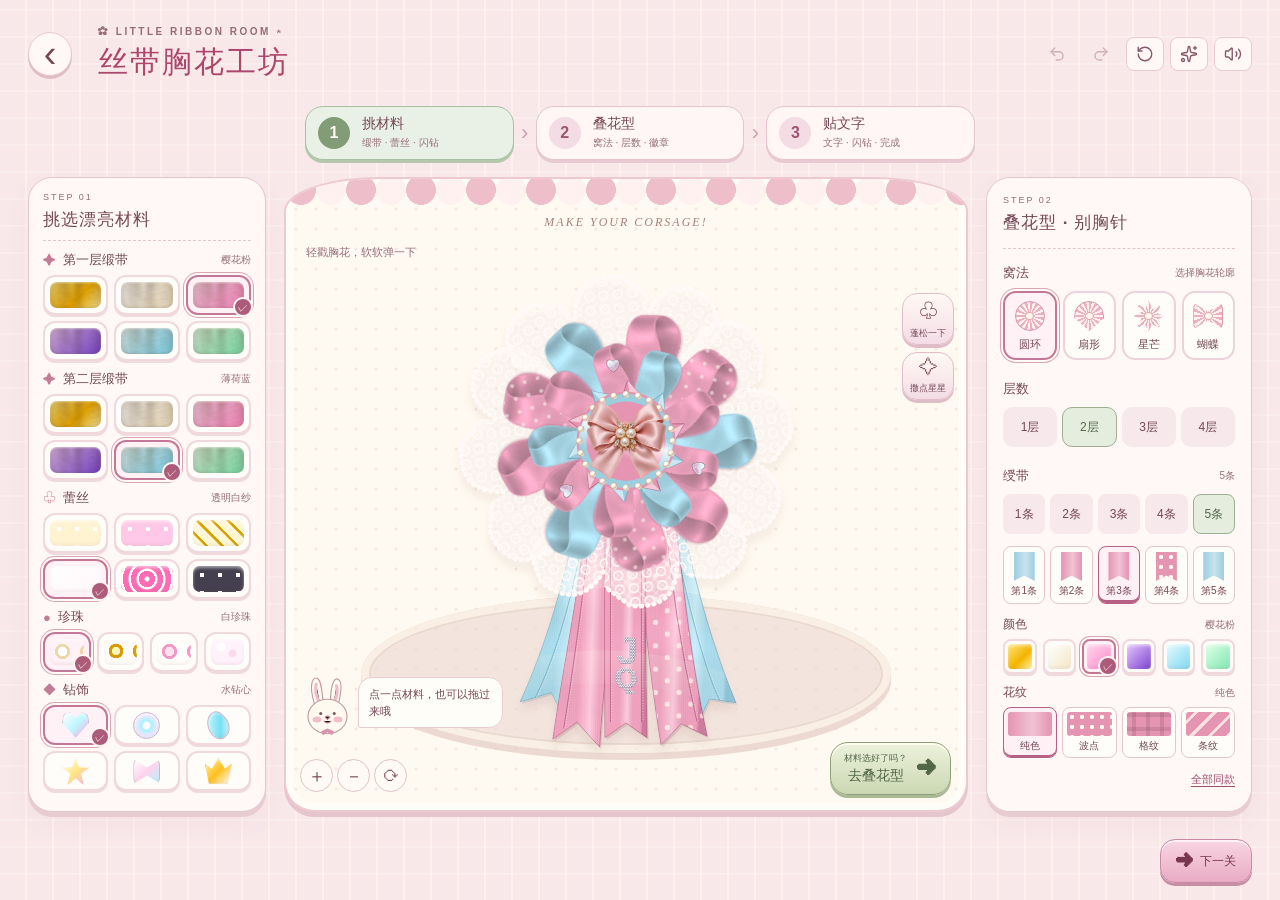
<file: corsage-maker/index.html>
<!doctype html>
<html lang="zh-CN">
  <head>
    <meta charset="UTF-8" />
    <meta name="viewport" content="width=device-width, initial-scale=1.0, viewport-fit=cover" />
    <meta name="theme-color" content="#f4d9e2" />
    <title>丝带胸花工坊</title>
    <link rel="preload" href="./satin-weave.jpg" as="image" />
    <link rel="preload" href="./satin-weave-horizontal.jpg" as="image" />
    <link rel="preload" href="./assets/badges/badge-grad.png" as="image" />
    <link rel="stylesheet" href="./styles.css?v=20260918-minitool" />
  </head>
  <body>
    <a class="skip-link" href="#preview-stage">跳到胸花预览</a>
    <main class="game" aria-label="丝带胸花定制编辑器">
      <header class="topbar">
        <button class="round-btn" id="back-button" type="button" aria-label="返回">
          <span aria-hidden="true">‹</span>
        </button>
        <div class="title-lockup">
          <p><span aria-hidden="true">✿</span> LITTLE RIBBON ROOM <span aria-hidden="true">★</span></p>
          <h1>丝带胸花工坊</h1>
          <em>一针一线，做一朵小小的喜欢</em>
        </div>
        <nav class="quick-actions" aria-label="快捷操作">
          <!-- Lucide icons; license in assets/icons/LICENSE.txt. -->
          <button id="undo-button" type="button" aria-label="撤销">
            <svg viewBox="0 0 24 24" aria-hidden="true"><path d="M9 14 4 9l5-5"/><path d="M4 9h10.5a5.5 5.5 0 0 1 5.5 5.5a5.5 5.5 0 0 1-5.5 5.5H11"/></svg>
            <span class="action-tooltip" aria-hidden="true">撤销</span>
          </button>
          <button id="redo-button" type="button" aria-label="重做">
            <svg viewBox="0 0 24 24" aria-hidden="true"><path d="m15 14 5-5-5-5"/><path d="M20 9H9.5A5.5 5.5 0 0 0 4 14.5A5.5 5.5 0 0 0 9.5 20H13"/></svg>
            <span class="action-tooltip" aria-hidden="true">重做</span>
          </button>
          <button id="clear-button" type="button" aria-label="重置搭配">
            <svg viewBox="0 0 24 24" aria-hidden="true"><path d="M3 12a9 9 0 1 0 9-9 9.75 9.75 0 0 0-6.74 2.74L3 8"/><path d="M3 3v5h5"/></svg>
            <span class="action-tooltip" aria-hidden="true">重置搭配</span>
          </button>
          <button id="random-button" type="button" aria-label="灵感搭配">
            <svg viewBox="0 0 24 24" aria-hidden="true"><path d="M11.017 2.814a1 1 0 0 1 1.966 0l1.051 5.558a2 2 0 0 0 1.594 1.594l5.558 1.051a1 1 0 0 1 0 1.966l-5.558 1.051a2 2 0 0 0-1.594 1.594l-1.051 5.558a1 1 0 0 1-1.966 0l-1.051-5.558a2 2 0 0 0-1.594-1.594l-5.558-1.051a1 1 0 0 1 0-1.966l5.558-1.051a2 2 0 0 0 1.594-1.594z"/><path d="M20 2v4M22 4h-4"/><circle cx="4" cy="20" r="2"/></svg>
            <span class="action-tooltip" aria-hidden="true">灵感搭配</span>
          </button>
          <button id="sound-button" type="button" aria-label="关闭音效" aria-pressed="true">
            <svg class="sound-on" viewBox="0 0 24 24" aria-hidden="true"><path d="M11 4.702a.705.705 0 0 0-1.203-.498L6.413 7.587A1.4 1.4 0 0 1 5.416 8H3a1 1 0 0 0-1 1v6a1 1 0 0 0 1 1h2.416a1.4 1.4 0 0 1 .997.413l3.383 3.384A.705.705 0 0 0 11 19.298z"/><path d="M16 9a5 5 0 0 1 0 6M19.364 18.364a9 9 0 0 0 0-12.728"/></svg>
            <svg class="sound-off" viewBox="0 0 24 24" aria-hidden="true"><path d="M11 4.702a.7.7 0 0 0-1.203-.498L6.413 7.587A1.4 1.4 0 0 1 5.416 8H3a1 1 0 0 0-1 1v6a1 1 0 0 0 1 1h2.416a1.4 1.4 0 0 1 .997.413l3.383 3.384A.7.7 0 0 0 11 19.298z"/><path d="m16.5 14.5 5-5m-5 0 5 5"/></svg>
            <span class="action-tooltip" aria-hidden="true">关闭音效</span>
          </button>
        </nav>
      </header>

      <nav class="quest-steps" aria-label="制作进度">
        <button class="current" type="button" data-jump="materials" data-level="LEVEL 1"><b>1</b><span>挑材料</span><small>缎带 · 蕾丝 · 闪钻</small></button>
        <i aria-hidden="true">›</i>
        <button type="button" data-jump="shape" data-level="LEVEL 2"><b>2</b><span>叠花型</span><small>窝法 · 层数 · 徽章</small></button>
        <i aria-hidden="true">›</i>
        <button type="button" data-jump="personalize" data-level="LEVEL 3"><b>3</b><span>贴文字</span><small>文字 · 闪钻 · 完成</small></button>
      </nav>

      <section class="workbench">
        <aside class="panel material-panel" id="materials-panel" aria-label="材料选择，点击或拖到制作台">
          <div class="panel-heading">
            <span>STEP 01</span>
            <h2 id="materials-step-title" tabindex="-1">挑选漂亮材料</h2>
          </div>
        </aside>

        <section class="preview-stage" id="preview-stage" aria-label="胸花预览" tabindex="-1">
          <div class="candy-rail left" aria-hidden="true"><i>♥</i></div>
          <div class="candy-rail right" aria-hidden="true"><i>♥</i></div>
          <div class="stage-marquee" aria-hidden="true"><span>MAKE YOUR CORSAGE!</span></div>
          <div class="stage-ticket" aria-label="当前关卡" aria-live="polite"><span>STAGE</span><strong id="stage-number">1</strong><small>/ 3</small></div>
          <div class="sparkle-field" aria-hidden="true"></div>
          <div class="fx-layer" id="fx-layer" aria-hidden="true">
            <i></i><i></i><i></i><i></i><i></i><i></i><i></i><i></i>
          </div>
          <div class="fx-note" id="fx-note" aria-hidden="true"></div>
          <div class="stage-status" aria-live="polite">
            <span class="live-dot"></span>
            <b>轻戳胸花，软软弹一下</b>
            <small id="selection-summary">第一层樱花粉 · 第二层薄荷蓝 · 圆环窝法 · 2层</small>
          </div>
          <div class="zoom-tools" aria-label="预览工具">
            <button data-zoom="1" type="button" aria-label="放大预览">＋<span>放大</span></button>
            <button data-zoom="-1" type="button" aria-label="缩小预览">－<span>缩小</span></button>
            <button data-zoom="0" type="button" aria-label="复位预览">⟳<span>复位</span></button>
          </div>
          <div class="corsage" id="corsage" role="group" tabindex="0" aria-label="轻戳当前胸花，让它弹一下"></div>
          <div class="play-tools" aria-label="手作小工具">
            <button id="fluff-button" type="button" aria-label="蓬松一下胸花">♧<span>蓬松一下</span></button>
            <button id="glitter-button" type="button" aria-label="添加星光装饰" aria-pressed="false">✧<span>撒点星星</span></button>
          </div>
          <div class="helper" aria-hidden="true">
            <svg viewBox="0 0 64 80"><path d="M 17 43 C 7 19 10 0 18 3 C 25 6 24 25 27 36 L 36 36 C 36 12 41 0 47 5 C 54 10 48 32 45 43" fill="#fffaf0" stroke="#bf9b9e" stroke-width="1.5"/><path d="M 17 11 Q 14 22 22 37 M 44 13 Q 47 23 40 37" stroke="#efbdc9" stroke-width="4" stroke-linecap="round"/><ellipse cx="32" cy="54" rx="26" ry="23" fill="#fffaf0" stroke="#bf9b9e" stroke-width="1.5"/><ellipse cx="18" cy="58" rx="6" ry="4" fill="#f0bdc9"/><ellipse cx="46" cy="58" rx="6" ry="4" fill="#f0bdc9"/><circle cx="23" cy="50" r="2" fill="#79585a"/><circle cx="41" cy="50" r="2" fill="#79585a"/><path d="M 29 55 Q 32 52 35 55 L 32 58 Z M 27 60 Q 32 65 37 60" stroke="#b88187" stroke-width="1.5"/><path d="M 23 74 L 32 70 L 41 74 L 38 79 L 32 75 L 26 79 Z" fill="#d894af"/></svg>
            <p id="helper-copy">点一点材料，也可以拖过来哦</p>
          </div>
          <div class="material-caption">
            <span id="material-icon" aria-hidden="true">🎀</span>
            <div><small>当前主材</small><strong id="material-name">第一层樱花粉 · 第二层薄荷蓝缎带</strong></div>
            <em id="layer-count">2层</em>
          </div>
          <button class="next-step-button" id="next-step-button" type="button" aria-label="进入下一步：叠花型">
            <small id="next-step-hint">材料选好了吗？</small>
            <span id="next-step-label">下一步</span>
            <b aria-hidden="true">➜</b>
          </button>
        </section>

        <aside class="panel settings-panel" id="shape-panel" aria-label="定制设置">
          <div class="panel-heading">
            <span id="settings-step-kicker">STEP 02</span>
            <h2 id="settings-step-title" tabindex="-1">叠花型 · 别胸针</h2>
          </div>
          <section class="box" data-section="shape">
            <h2>窝法 <small>选择胸花轮廓</small></h2>
            <div class="fold-grid" data-key="fold" role="group" aria-label="胸花窝法">
              <button data-value="round" type="button"><i class="fold-thumb round" aria-hidden="true"></i><span>圆环</span></button>
              <button data-value="fan" type="button"><i class="fold-thumb fan" aria-hidden="true"></i><span>扇形</span></button>
              <button data-value="star" type="button"><i class="fold-thumb star" aria-hidden="true"></i><span>星芒</span></button>
              <button data-value="bow" type="button"><i class="fold-thumb bow" aria-hidden="true"></i><span>蝴蝶</span></button>
            </div>
          </section>
          <section class="box" data-section="shape">
            <h2>层数</h2>
            <div class="segmented" data-key="layers" role="group" aria-label="胸花层数">
              <button data-value="3" type="button">1层</button>
              <button data-value="5" type="button">2层</button>
              <button data-value="7" type="button">3层</button>
              <button data-value="9" type="button">4层</button>
            </div>
          </section>

          <section class="box tail-panel" id="tail-panel" aria-label="绶带设置"></section>

          <section class="box" data-section="shape">
            <h2 id="badge-heading">中心胸针 <small>8枚小宝物</small></h2>
            <div class="badge-grid" data-key="badge" role="group" aria-labelledby="badge-heading"></div>
          </section>

          <section class="box form-box" id="personalize-panel" data-section="personalize">
            <h2>绶带闪钻字</h2>
            <label>
              <span>文字</span>
              <input id="name-input" maxlength="16" value="JQ" autocomplete="off" aria-describedby="name-hint" />
            </label>
            <p class="field-hint" id="name-hint">最多 8 个字，支持中文、字母和数字；可留空</p>
          </section>
        </aside>
      </section>

      <footer class="bottombar">
        <div class="main-actions">
          <button id="finish-button" class="green" type="button"><b aria-hidden="true">✓</b><span>完成定制</span></button>
        </div>
      </footer>

      <div class="toast" id="toast" role="status" aria-live="polite"></div>

      <dialog class="game-dialog finish-dialog" id="finish-dialog" aria-labelledby="finish-title">
        <button class="dialog-close" type="button" data-close aria-label="关闭">×</button>
        <p class="dialog-kicker">MISSION COMPLETE!</p>
        <div class="finish-preview" id="finish-preview" aria-hidden="true"></div>
        <h2 id="finish-title">今天的小美好，做好啦！</h2>
        <p id="finish-summary"></p>
        <div class="design-code"><small>作品编号</small><strong id="design-code">COR-000000</strong></div>
        <div class="dialog-actions">
          <button class="export-action" type="button" id="export-button">下载作品图片 PNG</button>
          <button class="secondary-action" type="button" data-close>再玩一会儿</button>
          <button class="primary-action" type="button" id="confirm-save-button">保存设计单</button>
        </div>
      </dialog>
    </main>
    <script src="./runtime-compat.js?v=20260918-minitool"></script>
    <script src="./browser-platform.js?v=20260918-minitool"></script>
    <script src="./satin-data.js?v=20260909-satin-4"></script>
    <script src="./tail-design.js?v=20260917-tail-options"></script>
    <script src="./gem-placement.js?v=20260917-tail-options"></script>
    <script src="./crystal-lettering.js?v=20260917-vertical-text"></script>
    <script src="./corsage-art.js?v=20260917-tail-options"></script>
    <script src="./app.js?v=20260918-minitool"></script>
  </body>
</html>
</file>
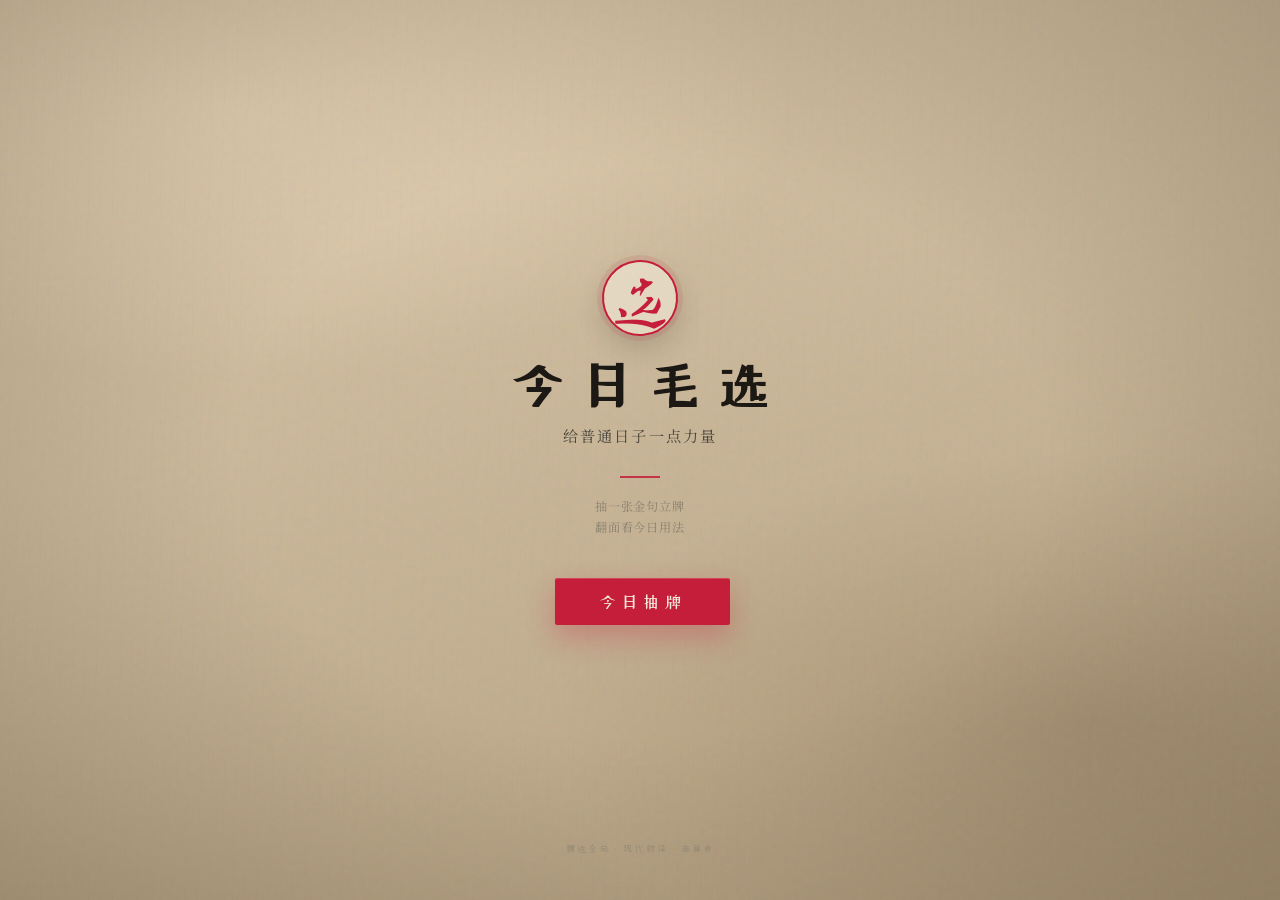
<file: maoxuan/index.html>
<!doctype html>
<html lang="zh-CN">
  <head>
    <meta charset="UTF-8" />
    <link rel="icon" href="data:image/svg+xml,<svg xmlns='http://www.w3.org/2000/svg' viewBox='0 0 100 100'><text y='.9em' font-size='90'>选</text></svg>" />
    <meta name="viewport" content="width=device-width, initial-scale=1.0" />
    <meta name="description" content="今日毛选 —— 每天抽一张毛选金句，给普通日子一点力量" />
    <title>今日毛选</title>
    <link rel="preconnect" href="https://fonts.googleapis.com" />
    <link rel="preconnect" href="https://fonts.gstatic.com" crossorigin />
    <link
      href="https://fonts.googleapis.com/css2?family=Ma+Shan+Zheng&family=Noto+Serif+SC:wght@400;600;700&family=ZCOOL+XiaoWei&display=swap"
      rel="stylesheet"
    />
    <script type="module" crossorigin src="./assets/index-MznwM3Ka.js"></script>
    <link rel="stylesheet" crossorigin href="./assets/index-C7xEe77I.css">
  </head>
  <body>
    <div id="root"></div>
  </body>
</html>
</file>
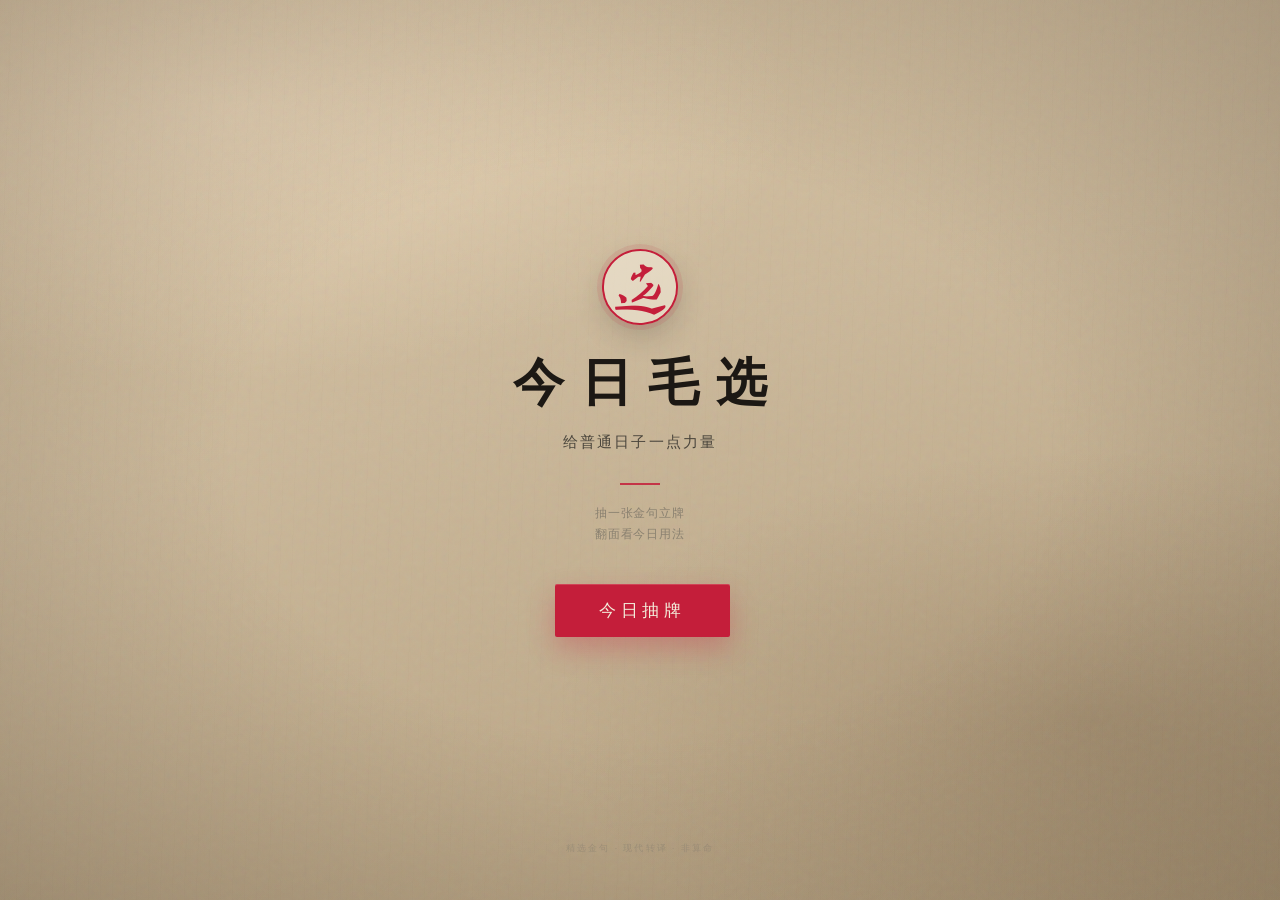
<file: xhs-maoxuan-minitool/index.html>
<!DOCTYPE html>
<html lang="zh-CN">
<head>
  <meta charset="UTF-8" />
  <meta name="viewport" content="width=device-width, initial-scale=1.0, maximum-scale=1.0, user-scalable=no, viewport-fit=cover" />
  <meta name="description" content="今日毛选 —— 每天抽一张毛选金句，给普通日子一点力量" />
  <title>今日毛选</title>
  <style>
    *, *::before, *::after { box-sizing: border-box; margin: 0; padding: 0; }
    html, body { height: 100%; }
    body {
      font-family: -apple-system, BlinkMacSystemFont, "Segoe UI",
                   "PingFang SC", "Hiragino Sans GB", "Songti SC", "Microsoft YaHei", serif;
      -webkit-font-smoothing: antialiased;
      -webkit-tap-highlight-color: transparent;
      background: #d4c4a8;
    }
    #root { min-height: 100%; }
  </style>
  <link rel="stylesheet" href="./assets/style.css" />
</head>
<body>
  <div id="root"></div>
  <script src="./assets/xhs-bridge.js"></script>
  <script src="./assets/app.js"></script>
</body>
</html>
</file>
<file: corsage-maker/styles.css>
:root {
  --ink:#754857; --muted:#966d78; --pink:#dc7fa0; --pink-deep:#ac466c;
  --cream:#fffcf1; --line:#ebc8d1; --paper:#fff8f6; --ease:cubic-bezier(.22,1,.36,1);
  font-family:"Yuanti SC","YouYuan","Hiragino Maru Gothic ProN","PingFang SC",sans-serif;
  color:var(--ink); background:#f5e4e7; font-synthesis:none;
}
* { box-sizing:border-box; }
html { touch-action:manipulation; }
body { -webkit-touch-callout:none; }
button:focus,input:focus,select:focus,[tabindex]:focus { outline:3px solid #926ba7; outline-offset:4px; }
.game { width:100%; max-width:1440px; }
.quest-steps { width:100%; max-width:670px; }
.corsage { width:94%; height:400px; }
.game-dialog { width:calc(100% - 32px); max-width:430px; max-height:90vh; }
.fold-thumb { background-color:#eab1c3; }
.swatch-grid button::before { background-color:#f4d7e2; }
body { margin:0; background:repeating-linear-gradient(0deg,transparent 0 25px,rgba(255,247,246,0.376) 25px 27px),repeating-linear-gradient(90deg,#f8e8ea 0 25px,#ffefed 25px 27px); }
button,input,select { font:inherit; }
button { color:inherit; cursor:pointer; -webkit-tap-highlight-color:transparent; touch-action:manipulation; }
button:disabled { opacity:.38; cursor:default; }
button:not(:disabled) { transition:transform 180ms var(--ease),box-shadow 180ms var(--ease),background-color 180ms; }
button:not(:disabled):active { transform:translateY(2px) scale(.94,.9); }
button:focus-visible,input:focus-visible,select:focus-visible,[tabindex]:focus-visible { outline:3px solid #926ba7; outline-offset:4px; }
button img { pointer-events:none; }
.skip-link { position:fixed; left:12px; top:-80px; z-index:100; padding:12px; background:var(--cream); }
.skip-link:focus { top:12px; }
.game { width:min(1440px,100%); min-height:100vh; min-height:var(--app-height,100vh); min-height:100svh; margin:auto; padding:16px 28px 0; display:grid; grid-template-rows:76px 65px minmax(480px,1fr) 88px; grid-gap:10px; gap:10px; position:relative; }
.topbar { display:grid; grid-template-columns:50px 1fr auto; grid-gap:20px; gap:20px; align-items:center; }
.round-btn { width:44px; height:44px; background:var(--paper); border:1px solid var(--line); border-radius:50%; box-shadow:0 3px 0 #dfbdc7; font-size:38px; line-height:1; }
.title-lockup { position:relative; }
.title-lockup p { margin:0 0 5px; font-size:10px; letter-spacing:2.5px; font-weight:700; color:var(--muted); }
h1 { font-size:30px; letter-spacing:2px; margin:0; color:var(--pink-deep); font-weight:800; }
.title-lockup em { display:none; }
.quick-actions { display:flex; align-items:center; grid-gap:6px; gap:6px; position:relative; z-index:30; }
.quick-actions button { position:relative; display:grid; place-items:center; flex:none; width:38px; height:34px; padding:0; border:1px solid #e8cbd4; border-radius:8px; background:#fff8f6; color:#86576b; box-shadow:none; }
.quick-actions button:disabled { opacity:.38; border-color:transparent; background:transparent; }
.quick-actions button:not(:disabled):active { transform:translateY(1px); background:#f2dce5; }
.quick-actions svg { display:block; width:18px; height:18px; fill:none; stroke:currentColor; stroke-width:1.8; stroke-linecap:round; stroke-linejoin:round; pointer-events:none; }
.quick-actions [aria-pressed="true"] .sound-off,.quick-actions [aria-pressed="false"] .sound-on { display:none; }
.action-tooltip { position:absolute; top:calc(100% + 8px); left:50%; transform:translate(-50%,-3px); padding:5px 8px; border-radius:5px; background:#754857; color:#fff8f6; font-size:11px; line-height:1.4; font-weight:500; letter-spacing:0; white-space:nowrap; opacity:0; visibility:hidden; pointer-events:none; transition:opacity 120ms,transform 120ms; }
.quick-actions button:last-child .action-tooltip { left:auto; right:0; transform:translateY(-3px); }
.quick-actions button:focus-visible .action-tooltip { opacity:1; visibility:visible; transform:translate(-50%,0); }
.quick-actions button:last-child:focus-visible .action-tooltip { transform:translateY(0); }
.quest-steps { display:grid; grid-template-columns:1fr 22px 1fr 22px 1fr; width:min(670px,100%); align-items:center; margin:0 auto 4px; }
.quest-steps>i { font-size:22px; color:#cca0b0; text-align:center; font-style:normal; }
.quest-steps button { display:grid; grid-template-columns:34px 1fr; grid-template-rows:auto auto; grid-column-gap:10px; column-gap:10px; text-align:left; border:1px solid #e7c4cf; border-radius:18px; background:#fff6f5; padding:8px 12px; min-height:54px; box-shadow:0 3px 0 #e8cad2; }
.quest-steps b { grid-row:1/3; align-self:center; display:grid; place-items:center; width:32px; height:32px; border-radius:50%; background:#f3dce4; color:#9d5572; font-size:16px; }
.quest-steps span { font-size:14px; font-weight:700; }
.quest-steps small { font-size:10px; color:var(--muted); margin-top:3px; }
.quest-steps .current { background:#e9f1e6; border-color:#abc0a3; box-shadow:0 3px 0 #b5c8ab; }
.quest-steps .current b { background:#819c76; color:#fffdf4; }
.quest-steps .completed b { font-size:0; }
.quest-steps .completed b::after { content:'✓'; font-size:18px; }
.workbench { display:grid; grid-template-columns:238px minmax(0,1fr) 266px; grid-gap:18px; gap:18px; min-height:0; }
.panel { border:1px solid #e5c6ce; border-radius:24px; background:var(--paper); padding:17px 16px; min-width:0; overflow:auto; scrollbar-width:thin; scrollbar-color:#e6bfcc transparent; box-shadow:0 5px 0 #e7cdd3,0 10px 24px rgba(168,103,120,0.063); }
.panel-heading { padding-bottom:14px; border-bottom:1px dashed #e5c4ce; margin-bottom:15px; }
.panel-heading>span { display:block; font-size:9px; letter-spacing:2px; color:var(--muted); margin-bottom:6px; }
.panel-heading h2 { font-size:17px; letter-spacing:1px; margin:0; }
.material-panel { padding:14px; }
.material-panel .panel-heading { padding-bottom:9px; margin-bottom:10px; }
.material-group { margin:0 0 9px; }
.material-group:last-child { margin-bottom:0; }
.material-group h2 { margin-bottom:6px!important; font-size:12px; }
.material-group h2,.box h2 { display:flex; align-items:center; grid-gap:7px; gap:7px; margin:0 0 9px; font-size:13px; }
.material-group h2>span { color:#c17d96; }
.material-group h2 small { font-size:10px; font-weight:400; margin-left:auto; color:var(--muted); }
.swatch-grid { display:grid; grid-template-columns:repeat(3,1fr); grid-gap:6px; gap:6px; }
.swatch-grid button { height:40px; border:2px solid #f0d8dd; border-radius:12px; background:#fffdf9; position:relative; box-shadow:0 2px 0 #efdae0; padding:5px; }
.swatch-grid[data-key="pearl"] { grid-template-columns:repeat(4,1fr); }
.swatch-grid button::before { content:''; display:block; height:100%; border-radius:7px; background:var(--swatch); box-shadow:inset 0 2px 3px rgba(255,255,255,0.502),inset 0 -2px 3px rgba(120,64,83,0.071); }
.swatch-grid button.active,.badge-grid button.active,.fold-grid button.active { border-color:#c47796; background:#fff1f5; box-shadow:0 0 0 2px #fffaf5,0 0 0 3px #dba3b7; }
.swatch-grid button.active::after,.badge-grid button.active::after { content:'✓'; position:absolute; right:-4px; bottom:-4px; width:16px; height:16px; display:grid; place-items:center; border-radius:50%; background:#ad5b7a; color:#fffaf4; font-size:10px; border:2px solid #fff7f4; }
/* Match each jewel tile to the actual ornament silhouette. */
.swatch-grid[data-key="gem"] button::before { width:25px; height:25px; margin:auto; border:1px solid #cfb6c9; }
.swatch-grid[data-key="gem"] [data-value="heart"]::before { clip-path:polygon(50% 20%,70% 2%,95% 8%,100% 40%,50% 95%,0 40%,5% 8%,30% 2%); }
.swatch-grid[data-key="gem"] [data-value="diamond"]::before { border-radius:50%; }
.swatch-grid[data-key="gem"] [data-value="drop"]::before { border-radius:75% 35% 65% 40%; transform:rotate(-45deg); width:20px; }
.swatch-grid[data-key="gem"] [data-value="star"]::before { clip-path:polygon(50% 0,62% 34%,100% 36%,70% 58%,80% 100%,50% 75%,20% 100%,30% 58%,0 36%,38% 34%); }
.swatch-grid[data-key="gem"] [data-value="bow"]::before { clip-path:polygon(0 5%,50% 35%,100% 5%,100% 95%,50% 65%,0 95%); }
.swatch-grid[data-key="gem"] [data-value="crown"]::before { clip-path:polygon(0 20%,26% 40%,50% 0,74% 40%,100% 20%,85% 95%,15% 95%); }
.box { margin:0 0 20px; }
.box:last-child { margin-bottom:0; }
.box h2 small { font-size:10px; color:var(--muted); font-weight:400; margin-left:auto; }
.fold-grid { display:grid; grid-template-columns:repeat(4,1fr); grid-gap:6px; gap:6px; }
.fold-grid button { border:2px solid #ecd2da; border-radius:13px; padding:8px 3px 6px; background:#fffdf9; display:flex; align-items:center; flex-direction:column; grid-gap:6px; gap:6px; font-size:11px; }
.fold-thumb { display:block; width:30px; height:30px; position:relative; background:repeating-conic-gradient(#eab1c3 0 12deg,#fff0ed 12deg 24deg); border:1px solid #d797af; border-radius:50%; }
.fold-thumb::after { content:''; position:absolute; top:34%; right:34%; bottom:34%; left:34%; inset:34%; background:#fff6ed; border-radius:50%; border:1px solid #d7a8a9; }
.fold-thumb.fan { clip-path:polygon(0 0,100% 0,100% 57%,50% 100%,0 57%); border-radius:50% 50% 0 0; }
.fold-thumb.star { clip-path:polygon(50% 0,64% 28%,94% 9%,77% 40%,100% 50%,76% 65%,91% 92%,62% 78%,50% 100%,36% 76%,9% 92%,25% 61%,0 50%,27% 36%,8% 8%,39% 26%); }
.fold-thumb.bow { clip-path:polygon(0 7%,50% 35%,100% 7%,100% 93%,50% 65%,0 93%); border-radius:8px; }
.segmented { display:grid; grid-template-columns:repeat(4,1fr); grid-gap:5px; gap:5px; }
.segmented button { min-height:40px; background:#f6e8eb; border:1px solid transparent; border-radius:10px; font-size:12px; }
.segmented button.active { background:#e5edde; border-color:#9caf92; color:#53684a; }
.tail-count { grid-template-columns:repeat(5,minmax(0,1fr)); }
.tail-count button { border-radius:8px; }
.tail-tabs { display:grid; grid-template-columns:repeat(var(--tail-count,5),minmax(0,1fr)); grid-gap:5px; gap:5px; margin:12px 0; }
.tail-tabs button { min-width:0; height:58px; padding:4px; display:grid; justify-items:center; align-content:center; grid-gap:3px; gap:3px; border:1px solid #e5c6ce; border-radius:8px; background:#fffdf9; font-size:10px; }
.tail-tabs button[hidden] { display:none; }
.tail-tabs button[aria-selected="true"] { border-color:#b66183; box-shadow:inset 0 -3px #b66183; background:#fff0f5; }
.tail-sample { display:block; width:100%; height:24px; background-color:var(--tail-mid,#e594b1); background-image:linear-gradient(90deg,rgba(255,255,255,0.000),rgba(255,255,255,0.439) 55%,rgba(255,255,255,0.000)); }
.tail-tabs .tail-sample { width:21px; height:29px; clip-path:polygon(0 0,100% 0,100% 100%,50% 81%,0 100%); }
.tail-sample[data-pattern="dots"] { background-image:radial-gradient(circle,#fffaf0 0 2px,transparent 2.3px); background-size:10px 10px; }
.tail-sample[data-pattern="plaid"] { background-image:repeating-linear-gradient(90deg,transparent 0 5px,rgba(117,72,87,0.200) 5px 9px,transparent 9px 14px),repeating-linear-gradient(0deg,transparent 0 5px,rgba(117,72,87,0.200) 5px 9px,transparent 9px 14px); }
.tail-sample[data-pattern="stripes"] { background-image:repeating-linear-gradient(135deg,transparent 0 6px,rgba(255,250,240,0.749) 6px 9px,transparent 9px 13px); }
.tail-panel h3 { display:flex; align-items:center; grid-gap:6px; gap:6px; font-size:12px; margin:10px 0 6px; font-weight:500; }
.tail-panel h3 small { margin-left:auto; font-size:10px; color:var(--muted); }
.tail-colors { grid-template-columns:repeat(6,minmax(0,1fr)); }
.tail-colors button { min-width:0; height:35px; border-radius:8px; padding:3px; }
.tail-colors button::before { border-radius:4px; }
.tail-patterns { display:grid; grid-template-columns:repeat(4,minmax(0,1fr)); grid-gap:5px; gap:5px; }
.tail-patterns button { min-width:0; height:51px; display:grid; grid-gap:3px; gap:3px; padding:4px; border:1px solid #e5c6ce; border-radius:8px; background:#fffdf9; font-size:10px; }
.tail-patterns button.active { border-color:#b66183; box-shadow:inset 0 -2px #b66183; background:#fff0f5; }
.tail-patterns .tail-sample { border-radius:3px; }
.tail-apply-all { display:block; margin:10px 0 0 auto; padding:4px 0; border:0; background:none; font-size:11px; color:#9e4f70; text-decoration:underline; text-underline-offset:3px; }
.badge-grid { display:grid; grid-template-columns:repeat(4,1fr); grid-gap:8px 6px; gap:8px 6px; }
.badge-grid button { min-width:0; border:2px solid #ecd6dd; border-radius:12px; padding:5px 2px; background:#fffdf8; position:relative; }
.badge-grid img { width:100%; height:40px; object-fit:contain; }
.badge-grid small { display:block; font-size:9px; white-space:nowrap; letter-spacing:0; }
.form-box label { display:grid; grid-template-columns:65px minmax(0,1fr); align-items:center; margin:12px 0; font-size:12px; }
.form-box input,.form-box select { width:100%; border:1px solid #dcbec9; background:#fffdf9; padding:10px 9px; border-radius:10px; color:var(--ink); }
.field-hint { font-size:11px; color:var(--muted); line-height:1.7; margin:0; }
.game:not([data-step="personalize"]) [data-section="personalize"],.game[data-step="personalize"] [data-section="shape"] { display:none; }
.preview-stage { position:relative; min-width:0; min-height:480px; border:2px solid #edc9d2; border-radius:95px 95px 30px 30px / 34px 34px 30px 30px; overflow:hidden; background:radial-gradient(circle,rgba(232,207,203,0.439) 1.3px,transparent 1.8px) 0 0/20px 20px,#fffaf1; box-shadow:inset 0 0 0 7px #fffdf8,0 5px 0 #e5c6ce; isolation:isolate; container-type:size; }
.preview-stage::before { content:''; position:absolute; top:0; left:0; right:0; height:28px; background:repeating-linear-gradient(90deg,#efbecb 0 30px,#fff1ef 30px 60px); -webkit-mask:radial-gradient(15px at 15px 11px,#000 98%,transparent 101%) 0 0/30px 28px repeat-x; mask:radial-gradient(15px at 15px 11px,#000 98%,transparent 101%) 0 0/30px 28px repeat-x; z-index:1; }
.preview-stage::after { content:''; position:absolute; width:78%; height:25%; border-radius:50%; left:11%; bottom:9%; background:#eddad4; box-shadow:0 7px 0 #e3c9c2,inset 0 0 0 8px #f7eae0,inset 0 0 0 10px #e0c8bd; z-index:-1; opacity:.65; }
.stage-marquee { position:absolute; top:36px; width:100%; text-align:center; font-family:Georgia,serif; letter-spacing:2px; font-style:italic; font-size:12px; color:#a6817b; pointer-events:none; }
.stage-ticket,.candy-rail,.sparkle-field,.live-dot,.material-caption { display:none; }
.stage-status { position:absolute; top:66px; left:20px; max-width:53%; display:flex; flex-direction:column; grid-gap:5px; gap:5px; z-index:5; pointer-events:none; }
.stage-status b { font-size:11px; font-weight:500; color:var(--muted); }
.stage-status small { display:none; }
.corsage { position:absolute; width:min(94%, calc(100cqh * .74)); height:auto; aspect-ratio:600/690; left:50%; top:50%; transform:translate(-50%,-47%) scale(var(--scale,1)); transform-origin:50% 44%; z-index:3; cursor:pointer; touch-action:manipulation; transition:transform 240ms var(--ease),opacity 180ms; filter:drop-shadow(0 8px 5px rgba(135,80,73,0.114)); outline-offset:-25px!important; }
.corsage-svg { width:100%; height:100%; display:block; overflow:visible; pointer-events:none; }
#corsage .ribbon-jewel { pointer-events:all; touch-action:none; cursor:grab; outline:none; }
#corsage .ribbon-jewel:focus-visible .gem-setting { stroke:#655185; stroke-width:2; }
#corsage.dragging-jewel,#corsage.dragging-jewel .ribbon-jewel { cursor:grabbing; }
#corsage .jewel-drag-ghost { pointer-events:none; filter:drop-shadow(0 4px 2px rgba(96,67,81,0.333)); }
.flower-body { transform-origin:300px 255px; }
.badge-art { transform-origin:300px 255px; }
.flower-petals { transform-origin:300px 255px; }
.sash-personalization { transform-origin:300px 425px; }
.zoom-tools { position:absolute; left:14px; bottom:18px; z-index:10; display:flex; grid-gap:4px; gap:4px; }
.zoom-tools button { width:33px; height:33px; border:1px solid #dfc2c8; border-radius:50%; background:#fffbf4; font-size:18px; }
.zoom-tools span { display:none; }
.next-step-button { position:absolute; right:15px; bottom:15px; border:1px solid #8d9e7a; border-radius:18px; padding:9px 13px; background:linear-gradient(#edf2dc,#cbd8b3); box-shadow:0 3px 0 #a9b994,inset 0 2px #fffcf0; display:grid; grid-template-columns:1fr 20px; grid-column-gap:10px; column-gap:10px; z-index:10; color:#536747; }
.next-step-button small { grid-column:1; font-size:9px; }
.next-step-button span { font-size:14px; font-weight:700; margin-top:2px; }
.next-step-button b { grid-column:2; grid-row:1/3; align-self:center; font-size:20px; }
.play-tools { position:absolute; right:12px; top:114px; display:flex; flex-direction:column; align-items:center; z-index:6; grid-gap:7px; gap:7px; }
.play-tools button { min-width:48px; min-height:46px; border:1px solid #e4bcc8; border-radius:15px; background:linear-gradient(#fff9f4,#f4dce6); box-shadow:0 3px 0 #dfbdc8; font-size:19px; padding:4px 7px; }
.play-tools span { display:block; font-size:9px; margin-top:3px; }
.play-tools button[aria-pressed="true"] { background:#f7e7b9; border-color:#cdb575; }
.helper { position:absolute; left:17px; bottom:74px; z-index:7; display:flex; align-items:flex-end; align-items:end; grid-gap:6px; gap:6px; pointer-events:none; }
.helper svg { width:49px; height:60px; overflow:visible; }
.helper p { margin:0 0 8px; font-size:11px; max-width:145px; line-height:1.5; padding:8px 10px; background:#fffdf7; border:1px solid #eacdd3; border-radius:14px 14px 14px 2px; }
.fx-layer { position:absolute; top:0; right:0; bottom:0; left:0; inset:0; z-index:15; pointer-events:none; overflow:hidden; }
.fx-layer>i { display:none; }
.star-particle { position:absolute; font-style:normal; color:#dba75d; font-size:17px; line-height:1; }
.fx-note { position:absolute; top:100px; left:50%; transform:translateX(-50%); border-radius:20px; padding:8px 14px; white-space:nowrap; background:rgba(255,252,241,0.922); color:#a0607a; font-size:12px; pointer-events:none; opacity:0; z-index:16; }
.fx-note.show { animation:note-pop 950ms var(--ease) both; }
@keyframes note-pop { 0%{opacity:0;transform:translate(-50%,9px) scale(.9)} 20%,75%{opacity:1;transform:translate(-50%,0) scale(1)} 100%{opacity:0;transform:translate(-50%,-9px)} }
.preview-stage.drop-ready { box-shadow:inset 0 0 0 5px #b0c49e,0 5px 0 #e5c6ce; }
.drag-chip { position:fixed; width:56px; height:56px; background:var(--swatch,#fff1ed); border:3px solid #fffaf3; box-shadow:0 8px 18px rgba(135,81,93,0.208); border-radius:14px; pointer-events:none; z-index:100; display:grid; place-items:center; color:#895568; }
.drag-chip img { width:100%; height:100%; object-fit:contain; }
.bottombar { display:flex; align-items:center; justify-content:flex-end; grid-gap:20px; gap:20px; }
.main-actions { display:flex; grid-gap:10px; gap:10px; }
.main-actions button { display:flex; align-items:center; justify-content:center; grid-gap:6px; gap:6px; height:44px; padding:0 15px; border:1px solid #dbb7c4; background:#fff8f4; border-radius:15px; box-shadow:0 3px 0 #dab7c4,inset 0 2px #fffdf7; font-size:12px; }
.main-actions b { font-size:18px; font-weight:400; }
.main-actions .green { background:linear-gradient(#f8d6e3,#e9abc3); border-color:#c988a4; color:#79374f; box-shadow:0 3px 0 #c68fa6,inset 0 2px #fff1f7; }
.toast { position:fixed; z-index:80; bottom:22px; left:50%; transform:translate(-50%,10px); opacity:0; pointer-events:none; background:rgba(117,72,87,0.937); color:#fff7ee; padding:12px 20px; border-radius:24px; font-size:12px; max-width:90vw; width:max-content; text-align:center; transition:opacity 150ms,transform 150ms; }
.toast.show { opacity:1; transform:translate(-50%,0); }
.game-dialog { position:fixed; width:min(430px,calc(100% - 32px)); border:2px solid #dcaebe; border-radius:28px; padding:28px; background:var(--paper); color:var(--ink); box-shadow:0 20px 80px rgba(121,76,102,0.251); text-align:center; max-height:90vh; max-height:calc(var(--app-height,100vh) * .9); max-height:90svh; overflow:auto; }
.game-dialog::backdrop { background:rgba(112,79,98,0.361); -webkit-backdrop-filter:blur(4px); backdrop-filter:blur(4px); }
.game-dialog h2 { font-size:20px; margin:10px 0; }
.game-dialog p { font-size:12px; line-height:1.8; }
.dialog-close { position:absolute; right:12px; top:12px; border:0; border-radius:50%; background:#f3e1e6; width:34px; height:34px; font-size:23px; }
.dialog-kicker { font-size:10px!important; letter-spacing:2px; color:#a17a86; margin:0; }
.finish-medal { display:none; }
.finish-preview { width:220px; height:252px; margin:8px auto 0; background:radial-gradient(#f2d7df 1px,transparent 1.5px) 0 0/14px 14px,#fffaf0; border-radius:90px 90px 18px 18px; }
.finish-preview svg { height:100%; width:100%; }
.design-code { display:flex; align-items:center; justify-content:center; grid-gap:10px; gap:10px; padding:8px 0 15px; color:#a67a8b; }
.design-code small { font-size:10px; }
.design-code strong { font-size:11px; letter-spacing:1px; }
.dialog-actions { display:flex; flex-wrap:wrap; grid-gap:8px; gap:8px; justify-content:center; }
.dialog-actions button { min-height:44px; border:1px solid #ddbdca; border-radius:13px; padding:9px 14px; background:#fff9f3; font-size:12px; }
.dialog-actions .primary-action { background:#e8b7ca; border-color:#c78aa5; }
.dialog-actions .export-action { flex-basis:100%; background:#e8efdf; border-color:#b0c09d; color:#5c704e; }
@media (hover:hover) {
  button:not(:disabled):hover { transform:translateY(-2px); }
  .quick-actions button:not(:disabled):hover { transform:none; background:#f7e4ec; border-color:#d7acbd; }
  .quick-actions button:not(:disabled):active { transform:translateY(1px); }
  .quick-actions button:hover .action-tooltip { opacity:1; visibility:visible; transform:translate(-50%,0); }
  .quick-actions button:last-child:hover .action-tooltip { transform:translateY(0); }
  .swatch-grid button:hover,.badge-grid button:hover { z-index:1; box-shadow:0 5px 10px rgba(188,129,150,0.165); }
}
@media (min-width:1101px) and (min-height:680px) { .game { height:100vh; height:var(--app-height,100vh); height:100svh; grid-template-rows:76px 65px minmax(0,1fr) 78px; } .preview-stage { min-height:0; } }
@media (min-width:1101px) and (max-height:760px) { .game { padding-top:8px; grid-template-rows:64px 60px minmax(0,1fr) 66px; } .panel { padding:14px; } .panel-heading { padding-bottom:10px; margin-bottom:12px; } .material-group { margin-bottom:6px; } .material-panel { padding-top:12px; padding-bottom:12px; padding-block:12px; } .swatch-grid button { height:38px; } .box { margin-bottom:15px; } .helper p { font-size:10px; max-width:120px; } .helper svg { width:40px; } }
@media (max-width:1100px) {
  .game { padding:14px 18px 0; grid-template-rows:72px 64px 540px auto; grid-gap:12px; gap:12px; }
  .workbench { grid-template-columns:minmax(0,1fr) 275px; }
  .preview-stage { grid-column:1; grid-row:1; min-height:0; }
  .panel { grid-column:2; grid-row:1; }
  .game[data-step="materials"] .settings-panel,.game:not([data-step="materials"]) .material-panel { display:none; }
  .bottombar { padding:8px 0 20px; }
  .main-actions { grid-gap:7px; gap:7px; }
  .main-actions button { padding:0 10px; }
}
@media (max-width:700px) {
  .game { padding:12px 12px 0; display:flex; flex-direction:column; grid-gap:14px; gap:14px; }
  .topbar { display:flex; flex-wrap:wrap; grid-gap:10px; gap:10px; justify-content:space-between; }
  .round-btn { width:35px; height:35px; font-size:31px; }
  .title-lockup { flex:1; }
  h1 { font-size:23px; letter-spacing:1px; }
  .title-lockup p { font-size:8px; letter-spacing:2px; }
  .quick-actions { grid-gap:6px; gap:6px; }
  .quick-actions button { width:40px; height:36px; }
  .quest-steps { grid-template-columns:1fr 10px 1fr 10px 1fr; margin:0; width:100%; }
  .quest-steps button { padding:8px; display:flex; grid-gap:7px; gap:7px; align-items:center; min-height:46px; border-radius:14px; }
  .quest-steps b { flex:none; width:26px; height:26px; font-size:13px; }
  .quest-steps span { font-size:12px; }
  .quest-steps small { display:none; }
  .workbench { display:flex; flex-direction:column; grid-gap:15px; gap:15px; }
  .preview-stage { order:-1; height:430px; min-height:430px; border-radius:45px 45px 24px 24px; }
  .corsage { width:min(94%,325px); transform:translate(-50%,-48%) scale(var(--scale,1)); }
  .panel { padding:17px; overflow:visible; }
  .panel-heading { display:flex; align-items:baseline; grid-gap:12px; gap:12px; padding-bottom:11px; margin-bottom:14px; }
  .panel-heading>span { font-size:8px; }
  .panel-heading h2 { font-size:16px; }
  .material-group { margin-bottom:17px; }
  .swatch-grid { grid-template-columns:repeat(6,1fr); }
  .swatch-grid button { height:44px; border-radius:10px; }
  .swatch-grid button::before { border-radius:5px; }
  .material-group h2,.box h2 { font-size:14px; }
  .material-group h2 small,.box h2 small { font-size:11px; }
  .fold-grid button { flex-direction:row; justify-content:center; font-size:12px; min-height:51px; }
  .fold-thumb { width:25px; height:25px; }
  .badge-grid { grid-template-columns:repeat(4,1fr); }
  .badge-grid img { height:57px; }
  .badge-grid small { font-size:11px; }
  .segmented button { min-height:44px; font-size:14px; }
  .tail-colors button { height:44px; }
  .tail-tabs button { height:62px; }
  .tail-patterns button { height:55px; font-size:12px; }
  .tail-apply-all { min-height:44px; }
  .form-box label { font-size:14px; }
  .form-box input,.form-box select { min-height:44px; font-size:16px; }
  .field-hint { font-size:12px; }
  .stage-status { left:17px; }
  .stage-status b { font-size:10px; }
  .helper { left:13px; bottom:69px; }
  .helper p { display:none; }
  .helper svg { width:36px; height:48px; }
  .zoom-tools { left:12px; bottom:15px; grid-gap:5px; gap:5px; }
  .zoom-tools button { width:38px; height:38px; }
  .next-step-button { right:13px; bottom:15px; min-height:48px; }
  .play-tools { right:10px; top:112px; }
  .play-tools button { min-width:44px; }
  .bottombar { position:sticky; bottom:0; z-index:20; margin:0 -12px; padding:12px 12px max(12px,env(safe-area-inset-bottom)); flex-wrap:wrap; grid-gap:10px; gap:10px; background:rgba(249,237,240,0.961); border-top:1px solid #e2c4cf; -webkit-backdrop-filter:blur(10px); backdrop-filter:blur(10px); }
  .main-actions { width:auto; margin-left:auto; display:flex; }
  .main-actions button { min-width:128px; padding:0 16px; height:44px; grid-gap:6px; gap:6px; font-size:12px; }
  .main-actions b { font-size:17px; }
  .toast { bottom:calc(80px + env(safe-area-inset-bottom)); font-size:11px; }
  .fx-note { top:105px; font-size:11px; }
}
@media (max-width:440px) { .quick-actions { flex-basis:100%; justify-content:flex-end; margin-top:-3px; } .game { grid-gap:12px; gap:12px; } }
@media (pointer:coarse) { .quick-actions button { width:44px; height:44px; } }
@media (max-width:360px) { .helper p { max-width:70px; font-size:9px; } .main-actions button { font-size:10px; grid-gap:3px; gap:3px; } .main-actions span { white-space:nowrap; } }
@media (prefers-reduced-motion:reduce) {
  *,*::before,*::after { animation:none!important; transition:none!important; scroll-behavior:auto!important; }
  .fx-note.show { opacity:1; }
}

/* Fabric samples use the same neutral weave as the assembled ribbons. */
.swatch-grid[data-key="satin"] button::before,
.swatch-grid[data-key="satinSecondary"] button::before {
  background-image:url('./satin-weave-horizontal.jpg'),var(--swatch);
  background-size:cover,cover;
  background-blend-mode:multiply,normal;
  box-shadow:inset 0 1px 2px rgba(255,250,240,0.502),inset 0 -1px 2px rgba(104,69,52,0.149);
}

/* Local fallbacks keep the same layout on pre-flex-gap WebViews. */
.no-flex-gap .quick-actions > * + * { margin-left:6px; }
.no-flex-gap .material-group h2 > span { margin-right:7px; }
.no-flex-gap .fold-grid button > * + * { margin-top:6px; }
.no-flex-gap .stage-status > * + * { margin-top:5px; }
.no-flex-gap .zoom-tools > * + * { margin-left:4px; }
.no-flex-gap .play-tools > * + * { margin-top:7px; }
.no-flex-gap .helper > * + * { margin-left:6px; }
.no-flex-gap .main-actions > * + * { margin-left:10px; }
.no-flex-gap .main-actions button > * + * { margin-left:6px; }
.no-flex-gap .design-code > * + * { margin-left:10px; }
.no-flex-gap .dialog-actions { margin:-4px; }
.no-flex-gap .dialog-actions > * { margin:4px; }
.panel,.game-dialog { -webkit-overflow-scrolling:touch; }
.game-dialog:not([open]) { display:none; }
.dialog-backdrop { position:fixed; top:0; right:0; bottom:0; left:0; z-index:90; background:rgba(112,79,98,.5); }
.fallback-dialog { display:block; z-index:91; top:50%; left:50%; margin:0; transform:translate(-50%,-50%); }
.image-preview-dialog img { display:block; width:100%; height:auto; }
.image-preview-dialog button { min-height:44px; padding:8px 16px; color:inherit; background:#fff9f3; border:1px solid #ddbdca; border-radius:8px; }
#corsage .ribbon-jewel:focus .gem-setting { stroke:#655185; stroke-width:2; }
:root { --safe-top:var(--safe-area-inset-top,0px); --safe-bottom:var(--safe-area-inset-bottom,0px); --safe-left:var(--safe-area-inset-left,0px); --safe-right:var(--safe-area-inset-right,0px); }
@supports (padding:env(safe-area-inset-top)) {
  :root {
    --safe-top:var(--safe-area-inset-top,env(safe-area-inset-top,0px));
    --safe-bottom:var(--safe-area-inset-bottom,env(safe-area-inset-bottom,0px));
    --safe-left:var(--safe-area-inset-left,env(safe-area-inset-left,0px));
    --safe-right:var(--safe-area-inset-right,env(safe-area-inset-right,0px));
  }
}
.game { padding-top:calc(16px + var(--safe-top)); padding-bottom:var(--safe-bottom); padding-left:calc(28px + var(--safe-left)); padding-right:calc(28px + var(--safe-right)); }
@media (min-width:1101px) and (max-height:760px) { .game { padding-top:calc(8px + var(--safe-top)); } }
@media (max-width:1100px) {
  .game { padding-top:calc(14px + var(--safe-top)); padding-left:calc(18px + var(--safe-left)); padding-right:calc(18px + var(--safe-right)); }
}
@media (max-width:700px) {
  .game { padding-top:calc(12px + var(--safe-top)); padding-bottom:0; padding-left:calc(12px + var(--safe-left)); padding-right:calc(12px + var(--safe-right)); }
  .bottombar { padding:12px; padding-bottom:calc(12px + var(--safe-bottom)); }
  .toast { bottom:80px; bottom:calc(80px + var(--safe-bottom)); }
  .no-flex-gap .game > * + * { margin-top:14px; }
  .no-flex-gap .game > .game-dialog,.no-flex-gap .game > .toast { margin-top:0; }
  .no-flex-gap .topbar { margin:-5px; }
  .no-flex-gap .topbar > * { margin:5px; }
  .no-flex-gap .workbench > * + * { margin-top:15px; }
  .no-flex-gap .workbench > .preview-stage { margin-top:0; margin-bottom:15px; }
  .no-flex-gap .quest-steps button > * + * { margin-left:7px; }
  .no-flex-gap .panel-heading > * + * { margin-left:12px; }
  .no-flex-gap .fold-grid button > * + * { margin-top:0; margin-left:6px; }
  .no-flex-gap .zoom-tools > * + * { margin-left:5px; }
}
</file>
<file: maoxuan/assets/index-C7xEe77I.css>
._wrap_s3wo1_1{text-align:center;flex-direction:column;flex:1;justify-content:center;align-items:center;max-width:420px;padding:clamp(32px,8vh,56px) 12px;display:flex}._seal_s3wo1_12{border:2.5px solid var(--cinnabar);width:76px;height:76px;color:var(--cinnabar);font-family:var(--font-brush);box-shadow:0 0 0 5px #c41e3a1a, 0 12px 28px var(--shadow);background:#f3ebd99e;border-radius:50%;place-items:center;margin-bottom:24px;font-size:2.3rem;display:grid;transform:rotate(-6deg)}._sealGlyph_s3wo1_30{width:54px;height:54px;font-family:var(--font-mao);font-synthesis:none;place-items:center;font-size:3.35rem;font-weight:400;line-height:1;display:grid;transform:rotate(2deg)}._title_s3wo1_43{font-family:var(--font-display);letter-spacing:.32em;color:var(--ink);margin-left:.32em;font-size:clamp(2.4rem,8vw,3.2rem)}._sub_s3wo1_51{color:var(--ink-soft);letter-spacing:.14em;margin-top:14px;font-size:.95rem}._rule_s3wo1_58{background:var(--cinnabar);opacity:.85;width:40px;height:2px;margin:30px 0 18px}._hint_s3wo1_66{color:var(--ink-faint);letter-spacing:.08em;margin-bottom:40px;font-size:.76rem;line-height:1.7}._cta_s3wo1_74{background:var(--cinnabar);color:var(--paper);font-family:var(--font-display);letter-spacing:.28em;transition:background .2s, transform .2s var(--ease-out);border-radius:2px;margin-left:.28em;padding:15px 44px;font-size:1.05rem;box-shadow:inset 0 1px #ffdcc833,0 12px 28px #c41e3a4d}._cta_s3wo1_74:hover{background:var(--cinnabar-deep)}._wrap_884uv_1{flex-direction:column;flex:1;justify-content:center;align-items:center;width:100%;max-width:420px;padding:24px 8px;display:flex;position:relative}._title_884uv_13{font-family:var(--font-display);letter-spacing:.2em;margin-left:.2em;font-size:1.6rem}._sub_884uv_20{color:var(--ink-faint);margin-top:8px;margin-bottom:28px;font-size:.8rem}._list_884uv_27{flex-direction:column;gap:10px;width:100%;list-style:none;display:flex}._chip_884uv_35{text-align:left;width:100%;transition:border-color .2s, transform .2s var(--ease-out), box-shadow .2s;box-shadow:0 4px 12px var(--shadow);background:#f3ebd9b8;border:1px solid #1a1a1a1f;border-radius:2px;justify-content:space-between;align-items:baseline;gap:12px;padding:16px 18px;display:flex}._chip_884uv_35:hover:not(:disabled){border-color:var(--cinnabar);box-shadow:0 8px 18px var(--shadow);transform:translateY(-2px)}._chip_884uv_35:active:not(:disabled){transform:translateY(0)}._chip_884uv_35:disabled{cursor:default;opacity:.85}._chipActive_884uv_68{border-color:var(--cinnabar);background:#c41e3a0f;box-shadow:0 0 0 1px #c41e3a33}._label_884uv_74{font-family:var(--font-display);letter-spacing:.16em;color:var(--ink);font-size:1.1rem}._hint_884uv_81{color:var(--ink-faint);font-size:.72rem}._stampOverlay_884uv_86{pointer-events:none;z-index:8;place-items:center;display:grid;position:absolute;inset:0}._stampMark_884uv_95{border:3px solid var(--cinnabar);width:108px;height:108px;color:var(--cinnabar);font-family:var(--font-brush);letter-spacing:.12em;background:#f3ebd98c;border-radius:50%;place-items:center;font-size:1.6rem;display:grid;transform:rotate(-10deg);box-shadow:0 0 0 6px #c41e3a1f,inset 0 0 18px #c41e3a14}._card_edyex_1{width:100%;aspect-ratio:var(--card-ratio);border-radius:var(--radius-card);border:1.5px solid var(--cinnabar);box-shadow:0 1px 0 #fff6 inset, 0 14px 32px var(--shadow);color:var(--ink);-webkit-user-select:none;user-select:none;flex-direction:column;padding:24px 22px 16px;display:flex;position:relative;overflow:hidden}._doubleFrame_edyex_19{pointer-events:none;z-index:2;border:1px solid #c41e3a73;border-radius:1px;position:absolute;inset:5px}._misregister_edyex_29{pointer-events:none;z-index:1;mix-blend-mode:multiply;position:absolute;inset:0;box-shadow:.6px .6px #c41e3a1f}._front_edyex_38{justify-content:flex-start}._back_edyex_42{justify-content:flex-start;gap:12px;padding-top:24px}._cover_edyex_48{color:var(--paper);border-color:var(--cinnabar);justify-content:center;align-items:center;padding:20px;background-color:var(--cinnabar-deep)!important;background-image:none!important}._cover_edyex_48 ._doubleFrame_edyex_19{border-color:#f3ebd959}._coverInner_edyex_62{text-align:center;z-index:3;position:relative}._coverSeal_edyex_68{border:2px solid var(--paper);width:58px;height:58px;font-family:var(--font-brush);border-radius:50%;place-items:center;margin:0 auto 14px;font-size:1.85rem;line-height:1;display:grid;box-shadow:0 0 0 3px #c41e3a59}._coverGlyph_edyex_82{width:43px;height:43px;font-family:var(--font-mao);font-synthesis:none;color:var(--paper);place-items:center;font-size:2.65rem;font-weight:400;line-height:1;display:grid;transform:rotate(3deg)}._coverTitle_edyex_96{font-family:var(--font-display);letter-spacing:.28em;margin-left:.28em;font-size:1.45rem}._coverSub_edyex_103{opacity:.75;letter-spacing:.08em;margin-top:10px;font-size:.72rem}._cardIndex_edyex_110{min-height:14px;color:var(--cinnabar);font-family:var(--font-display);letter-spacing:.15em;opacity:.72;z-index:3;justify-content:space-between;align-items:center;padding-right:46px;font-size:.46rem;display:flex;position:relative}._cardIndex_edyex_110 span:last-child{writing-mode:vertical-rl;letter-spacing:.28em;color:var(--ink-faint);position:absolute;top:48px;right:0}._quoteBlock_edyex_134{z-index:3;flex-direction:column;justify-content:center;min-height:150px;padding:8px 12px 14px 5px;display:flex;position:relative}._quoteBlock_edyex_134:after{content:"";background:linear-gradient(90deg, var(--cinnabar), #c41e3a1a 72%, transparent);height:1px;position:absolute;bottom:0;left:4px;right:12px}._quoteMarks_edyex_154{font-family:var(--font-display);color:var(--cinnabar);z-index:3;text-shadow:.8px .8px #c41e3a2e;margin-bottom:10px;font-size:2.65rem;line-height:.5;position:relative}._quote_edyex_134,._quoteMid_edyex_166,._quoteLong_edyex_167{font-family:var(--font-quote);letter-spacing:.04em;color:var(--cinnabar-deep);text-shadow:.45px .35px #c41e3a3d,-.25px 0 #9a183029;z-index:3;overflow-wrap:anywhere;font-weight:700;position:relative}@supports ((-webkit-background-clip:text) or (background-clip:text)){._quote_edyex_134,._quoteMid_edyex_166,._quoteLong_edyex_167{background-image:radial-gradient(circle at 1px 1px, #f3ebd994 0 .48px, transparent .72px), radial-gradient(circle at 4px 5px, #f3ebd957 0 .56px, transparent .82px), linear-gradient(98deg, #99172d 0%, var(--cinnabar) 27%, #ae1b33 54%, #c82b43 76%, #a71931 100%);-webkit-text-fill-color:transparent;background-position:0 1px,2px 0,0 0;background-size:5px 7px,8px 9px,100% 100%;-webkit-background-clip:text;background-clip:text}}._quote_edyex_134{font-size:clamp(1.12rem,3.8vw,1.38rem);line-height:1.62}._quoteMid_edyex_166{font-size:clamp(1rem,3.35vw,1.18rem);line-height:1.58}._quoteLong_edyex_167{font-size:clamp(.86rem,2.85vw,1rem);line-height:1.52}._engraving_edyex_233{min-height:116px;color:var(--teal);z-index:3;opacity:.82;flex-direction:column;flex:1;justify-content:center;align-items:center;display:flex;position:relative}._engraving_edyex_233:before,._engraving_edyex_233:after{content:"";border:1px solid #3d5a4c2e;width:70px;height:70px;position:absolute;transform:rotate(45deg)}._engraving_edyex_233:after{border-color:#3d5a4c1a;width:94px;height:94px}._engravingRule_edyex_262{border-top:1px solid #3d5a4c38;width:84%;position:absolute;top:50%}._motif_edyex_269{z-index:1;background:var(--paper);width:166px;height:82px;padding:0 14px;position:relative}._engravingCaption_edyex_278{font-family:var(--font-display);letter-spacing:.34em;color:var(--ink-faint);margin-top:8px;font-size:.48rem}._footer_edyex_286{z-index:3;border-top:1px solid #c41e3a3d;grid-template-columns:28px 1fr;align-items:start;gap:8px;min-height:48px;padding:9px 3px 0;display:grid;position:relative}._sourceLabel_edyex_298{color:var(--cinnabar);font-family:var(--font-display);letter-spacing:.08em;padding-top:1px;font-size:.48rem}._source_edyex_298{color:var(--ink-faint);letter-spacing:.02em;font-size:.56rem;line-height:1.4}._badges_edyex_314{z-index:4;align-items:center;gap:7px;display:flex;position:absolute;top:12px;right:12px}._badge_edyex_314{letter-spacing:.08em;width:36px;height:36px;font-size:.62rem;font-family:var(--font-brush);color:var(--cinnabar);border:1.5px solid var(--cinnabar);opacity:.92;background:#f3ebd9b8;border-radius:50%;place-items:center;display:grid;transform:rotate(-12deg);box-shadow:0 0 0 2px #c41e3a1f,inset 0 0 6px #c41e3a14}._badgeExtra_edyex_343{transform:rotate(8deg)}._badgeDate_edyex_347{font-family:var(--font-display);letter-spacing:0;font-size:.64rem;line-height:1;transform:rotate(-8deg)}._backHeader_edyex_355{z-index:3;align-items:center;gap:10px;display:flex;position:relative}._backRule_edyex_363{background:linear-gradient(90deg,#0000,#c41e3a59,#0000);flex:1;height:1px}._backLabel_edyex_369{font-family:var(--font-display);color:var(--cinnabar);letter-spacing:.22em;white-space:nowrap;font-size:.82rem}._modernBlock_edyex_377{z-index:3;background:linear-gradient(90deg,#c41e3a14,#0000 42%),#f3ebd95c;border-top:1px solid #c41e3a33;border-bottom:1px solid #c41e3a33;padding:13px 13px 15px;position:relative}._sectionLabel_edyex_388{color:var(--cinnabar);letter-spacing:.22em;margin-bottom:8px;font-size:.5rem;display:block}._modern_edyex_377{letter-spacing:.03em;z-index:3;border-left:3px solid #c41e3a80;padding-left:11px;font-size:clamp(1rem,3.4vw,1.16rem);font-weight:600;line-height:1.62;position:relative}._actionBox_edyex_407{z-index:3;background:#c41e3a0a;border:1px dashed #c41e3a52;padding:14px 13px 16px;position:relative}._actionLabel_edyex_415{color:var(--cinnabar);letter-spacing:.18em;margin-bottom:6px;font-size:.58rem;display:block}._action_edyex_407{color:var(--ink-soft);font-size:.86rem;line-height:1.7}._backOrnament_edyex_429{min-height:90px;color:var(--teal);font-family:var(--font-display);letter-spacing:.28em;opacity:.5;z-index:3;flex-direction:column;flex:1;justify-content:center;align-items:center;gap:2px;font-size:.54rem;display:flex;position:relative}._backOrnament_edyex_429 ._motif_edyex_269{background:0 0;width:148px;height:68px;padding:0}._backFoot_edyex_453{font-family:var(--font-display);letter-spacing:.16em;color:var(--ink-faint);z-index:3;border-top:1px solid #c41e3a3d;justify-content:space-between;align-items:center;padding:9px 4px 0;font-size:.52rem;display:flex;position:relative}._backFoot_edyex_453 span:last-child{color:var(--cinnabar)}._wrap_mz6c2_1{flex-direction:column;flex:1;justify-content:center;align-items:center;width:100%;max-width:640px;padding:16px 0 24px;display:flex}._hint_mz6c2_12{font-family:var(--font-display);letter-spacing:.18em;color:var(--ink-soft);text-align:center;z-index:60;pointer-events:none;background:#d8c4a4b8;margin-bottom:58px;padding:4px 12px;font-size:1rem;position:relative;top:-16px;box-shadow:0 0 14px #d8c4a4b8}._stage_mz6c2_28{perspective:900px;cursor:pointer;-webkit-tap-highlight-color:transparent;outline:none;justify-content:center;align-items:flex-end;width:min(100%,520px);height:min(58vh,420px);display:flex;position:relative}._stage_mz6c2_28:focus-visible{border-radius:4px;box-shadow:0 0 0 2px #c41e3a59}._stageDrawing_mz6c2_46{cursor:progress}._fanCard_mz6c2_50{margin-left:calc(var(--card-w) / -2);width:var(--card-w);transform-origin:50% 110%;filter:drop-shadow(0 10px 16px var(--shadow));pointer-events:none;padding:0;transition:filter .2s;position:absolute;bottom:8%;left:50%}._fanCardActive_mz6c2_63{filter:drop-shadow(0 18px 26px #1a1a1a61)}._fanCard_mz6c2_50 .paper-texture,._fanCard_mz6c2_50>*{width:100%}@media (width<=480px){._stage_mz6c2_28{height:min(52vh,360px)}._fanCard_mz6c2_50{max-width:72vw}}@media (prefers-reduced-motion:reduce){._fanCardActive_mz6c2_63{filter:drop-shadow(0 10px 16px var(--shadow))}}._stage_m97j1_1{flex-direction:column;align-items:center;width:100%;padding:12px 0 8px;display:flex;position:relative}._stand_m97j1_10{width:calc(var(--card-w) + 44px);z-index:0;pointer-events:none;height:44px;position:absolute;bottom:40px}._standSlot_m97j1_19{background:linear-gradient(#3a281c,#5a4030);border-radius:2px;width:72%;height:8px;position:absolute;top:-2px;left:50%;transform:translate(-50%);box-shadow:inset 0 2px 4px #00000059}._standTop_m97j1_31{background:linear-gradient(180deg, #9a7a58, var(--wood));width:74%;height:12px;box-shadow:0 1px 0 #ffdcb440 inset, 0 2px 6px var(--shadow);border-radius:2px 2px 0 0;margin:4px auto 0}._standBase_m97j1_42{background:linear-gradient(180deg, var(--wood), #3f2c20 70%, #2c1d14);height:20px;box-shadow:0 1px 0 #ffdcb41f inset, 0 10px 22px var(--shadow-deep);border-radius:3px}._standShadow_m97j1_51{filter:blur(2px);background:radial-gradient(#1a1a1a47,#0000 70%);height:14px;position:absolute;bottom:-10px;left:8%;right:8%}._flipScene_m97j1_61{width:var(--card-w);aspect-ratio:var(--card-ratio);perspective:1200px;z-index:1;-webkit-tap-highlight-color:transparent;filter:drop-shadow(0 18px 28px #1a1a1a47);background:0 0;border:none;padding:0}._flipper_m97j1_73{width:100%;height:100%;transform-style:preserve-3d;position:relative}._faceFront_m97j1_80,._faceBack_m97j1_81{backface-visibility:hidden;position:absolute;inset:0}._faceFront_m97j1_80>*,._faceBack_m97j1_81>*{width:100%;height:100%}._faceBack_m97j1_81{transform:rotateY(180deg)}._tip_m97j1_98{color:var(--ink-faint);letter-spacing:.08em;min-height:1.2em;margin-top:32px;font-size:.72rem}._wrap_1p2lm_1{flex-direction:column;align-items:center;gap:8px;display:flex}._capture_1p2lm_8{pointer-events:none;position:fixed;top:0;left:-9999px}._poster_1p2lm_15{background:radial-gradient(at 20% 10%,#ffecd259,#0000 50%),linear-gradient(160deg,#d4c4a8 0%,#c4b090 100%);flex-direction:column;align-items:center;gap:16px;width:360px;padding:28px 24px 22px;display:flex}._poster_1p2lm_15 [class*=card]{width:260px}._brand_1p2lm_31{font-family:var(--font-display);letter-spacing:.28em;color:var(--ink);margin-left:.28em;font-size:1.1rem}._meta_1p2lm_39{color:var(--ink-soft);letter-spacing:.06em;align-items:center;gap:8px;font-size:.72rem;display:flex}._btn_1p2lm_48{border:1.5px solid var(--cinnabar);color:var(--cinnabar);font-family:var(--font-display);letter-spacing:.18em;background:#f3ebd9a6;border-radius:2px;margin-left:.18em;padding:10px 28px;transition:background .2s,color .2s}._btn_1p2lm_48:hover:not(:disabled){background:var(--cinnabar);color:var(--paper)}._btn_1p2lm_48:disabled{opacity:.6;cursor:wait}._msg_1p2lm_72{color:var(--teal);font-size:.7rem}@font-face{font-family:Mao Zedong Xuan;src:url(../fonts/maozedong-xuan.woff2)format("woff2");font-display:block;font-style:normal;font-weight:400;unicode-range:U+9009}:root{--paper:#f3ebd9;--paper-deep:#e8dcc4;--ink:#1c1814;--ink-soft:#4a453c;--ink-faint:#8a8170;--cinnabar:#c41e3a;--cinnabar-deep:#9a1830;--teal:#3d5a4c;--teal-soft:#5a7a6a;--wood:#6b4f3a;--wood-light:#8b6b4f;--desk:#cbb89a;--desk-deep:#b5a07f;--desk-warm:#d8c4a4;--shadow:#1a1a1a2e;--shadow-deep:#1a1a1a59;--font-display:"ZCOOL XiaoWei", "Noto Serif SC", serif;--font-quote:"Noto Serif SC", "Songti SC", serif;--font-brush:"Ma Shan Zheng", "ZCOOL XiaoWei", cursive;--font-mao:"Mao Zedong Xuan", "Ma Shan Zheng", cursive;--card-w:min(280px, 72vw);--card-ratio:2 / 3;--radius-card:3px;--ease-out:cubic-bezier(.22, 1, .36, 1);--ease-spring:cubic-bezier(.34, 1.45, .64, 1)}*,:before,:after{box-sizing:border-box;margin:0;padding:0}html,body,#root{min-height:100%}body{font-family:var(--font-quote);color:var(--ink);background:var(--desk);-webkit-font-smoothing:antialiased;-moz-osx-font-smoothing:grayscale;overflow-x:hidden}button{cursor:pointer;background:0 0;border:none;font-family:inherit}img{max-width:100%;display:block}.paper-texture{background-color:var(--paper);background-image:url("data:image/svg+xml,%3Csvg viewBox='0 0 200 200' xmlns='http://www.w3.org/2000/svg'%3E%3Cfilter id='n'%3E%3CfeTurbulence type='fractalNoise' baseFrequency='0.85' numOctaves='4' stitchTiles='stitch'/%3E%3C/filter%3E%3Crect width='100%25' height='100%25' filter='url(%23n)' opacity='0.07'/%3E%3C/svg%3E"),linear-gradient(160deg,#ffffff1f,#0000 45%)}.app-desk{background:radial-gradient(ellipse 80% 55% at 18% 12%, #ffecd26b 0%, transparent 55%), radial-gradient(ellipse 70% 50% at 85% 80%, #50371e2e 0%, transparent 60%), linear-gradient(165deg, var(--desk-warm) 0%, var(--desk) 42%, var(--desk-deep) 100%);min-height:100dvh;position:relative}.app-desk:before{content:"";pointer-events:none;opacity:.4;z-index:0;background-image:repeating-linear-gradient(92deg,#0000 0 11px,#5a3c1e08 11px 12px),url("data:image/svg+xml,%3Csvg viewBox='0 0 200 200' xmlns='http://www.w3.org/2000/svg'%3E%3Cfilter id='n'%3E%3CfeTurbulence type='fractalNoise' baseFrequency='0.65' numOctaves='3' stitchTiles='stitch'/%3E%3C/filter%3E%3Crect width='100%25' height='100%25' filter='url(%23n)' opacity='0.14'/%3E%3C/svg%3E");position:fixed;inset:0}.app-desk:after{content:"";pointer-events:none;z-index:0;background:radial-gradient(#0000 45%,#281c1038 100%);position:fixed;inset:0}.app-shell{z-index:1;flex-direction:column;align-items:center;width:100%;max-width:100vw;min-height:100dvh;padding:clamp(16px,4vw,28px) 16px clamp(28px,5vh,48px);display:flex;position:relative;overflow-x:hidden}.sr-only{clip:rect(0, 0, 0, 0);border:0;width:1px;height:1px;margin:-1px;padding:0;position:absolute;overflow:hidden}@media (prefers-reduced-motion:reduce){*,:before,:after{transition-duration:.01ms!important;animation-duration:.01ms!important;animation-iteration-count:1!important}}._header_1ukn9_1{justify-content:center;align-items:center;width:100%;max-width:640px;min-height:36px;margin-bottom:4px;display:flex}._home_1ukn9_11{font-family:var(--font-display);letter-spacing:.24em;color:var(--ink-soft);opacity:.85;margin-left:.24em;padding:6px 10px;font-size:.92rem}._home_1ukn9_11:hover{color:var(--cinnabar);opacity:1}._fill_1ukn9_26{flex-direction:column;flex:1;align-items:center;width:100%;display:flex}._reveal_1ukn9_34{flex-direction:column;flex:1;justify-content:center;align-items:center;gap:8px;width:100%;max-width:480px;display:flex}._actions_1ukn9_45{z-index:5;flex-direction:column;align-items:center;gap:14px;width:100%;margin-top:8px;display:flex;position:relative}._row_1ukn9_56{align-items:center;gap:10px;display:flex}._linkBtn_1ukn9_62{z-index:6;color:var(--ink-soft);letter-spacing:.06em;cursor:pointer;-webkit-tap-highlight-color:transparent;border-bottom:1px solid #0000;padding:8px 10px;font-size:.78rem;position:relative}._linkBtn_1ukn9_62:hover{color:var(--cinnabar);border-bottom-color:#c41e3a59}._dot_1ukn9_79{color:var(--ink-faint)}._footer_1ukn9_83{color:var(--ink-faint);letter-spacing:.22em;opacity:.55;font-size:.58rem;font-family:var(--font-display);margin-top:auto;padding-top:24px}@media (width<=480px){._reveal_1ukn9_34{gap:4px}._actions_1ukn9_45{margin-top:4px}}
</file>
<file: xhs-maoxuan-minitool/assets/style.css>
._wrap_s3wo1_1{text-align:center;flex-direction:column;flex:1;justify-content:center;align-items:center;max-width:420px;padding:clamp(32px,8vh,56px) 12px;display:flex}._seal_s3wo1_12{border:2.5px solid var(--cinnabar);width:76px;height:76px;color:var(--cinnabar);font-family:var(--font-brush);box-shadow:0 0 0 5px #c41e3a1a, 0 12px 28px var(--shadow);background:#f3ebd99e;border-radius:50%;place-items:center;margin-bottom:24px;font-size:2.3rem;display:grid;transform:rotate(-6deg)}._sealGlyph_s3wo1_30{width:54px;height:54px;font-family:var(--font-mao);font-synthesis:none;place-items:center;font-size:3.35rem;font-weight:400;line-height:1;display:grid;transform:rotate(2deg)}._title_s3wo1_43{font-family:var(--font-display);letter-spacing:.32em;color:var(--ink);margin-left:.32em;font-size:clamp(2.4rem,8vw,3.2rem)}._sub_s3wo1_51{color:var(--ink-soft);letter-spacing:.14em;margin-top:14px;font-size:.95rem}._rule_s3wo1_58{background:var(--cinnabar);opacity:.85;width:40px;height:2px;margin:30px 0 18px}._hint_s3wo1_66{color:var(--ink-faint);letter-spacing:.08em;margin-bottom:40px;font-size:.76rem;line-height:1.7}._cta_s3wo1_74{background:var(--cinnabar);color:var(--paper);font-family:var(--font-display);letter-spacing:.28em;transition:background .2s, transform .2s var(--ease-out);border-radius:2px;margin-left:.28em;padding:15px 44px;font-size:1.05rem;box-shadow:inset 0 1px #ffdcc833,0 12px 28px #c41e3a4d}._cta_s3wo1_74:hover{background:var(--cinnabar-deep)}._wrap_884uv_1{flex-direction:column;flex:1;justify-content:center;align-items:center;width:100%;max-width:420px;padding:24px 8px;display:flex;position:relative}._title_884uv_13{font-family:var(--font-display);letter-spacing:.2em;margin-left:.2em;font-size:1.6rem}._sub_884uv_20{color:var(--ink-faint);margin-top:8px;margin-bottom:28px;font-size:.8rem}._list_884uv_27{flex-direction:column;gap:10px;width:100%;list-style:none;display:flex}._chip_884uv_35{text-align:left;width:100%;transition:border-color .2s, transform .2s var(--ease-out), box-shadow .2s;box-shadow:0 4px 12px var(--shadow);background:#f3ebd9b8;border:1px solid #1a1a1a1f;border-radius:2px;justify-content:space-between;align-items:baseline;gap:12px;padding:16px 18px;display:flex}._chip_884uv_35:hover:not(:disabled){border-color:var(--cinnabar);box-shadow:0 8px 18px var(--shadow);transform:translateY(-2px)}._chip_884uv_35:active:not(:disabled){transform:translateY(0)}._chip_884uv_35:disabled{cursor:default;opacity:.85}._chipActive_884uv_68{border-color:var(--cinnabar);background:#c41e3a0f;box-shadow:0 0 0 1px #c41e3a33}._label_884uv_74{font-family:var(--font-display);letter-spacing:.16em;color:var(--ink);font-size:1.1rem}._hint_884uv_81{color:var(--ink-faint);font-size:.72rem}._stampOverlay_884uv_86{pointer-events:none;z-index:8;place-items:center;display:grid;position:absolute;inset:0}._stampMark_884uv_95{border:3px solid var(--cinnabar);width:108px;height:108px;color:var(--cinnabar);font-family:var(--font-brush);letter-spacing:.12em;background:#f3ebd98c;border-radius:50%;place-items:center;font-size:1.6rem;display:grid;transform:rotate(-10deg);box-shadow:0 0 0 6px #c41e3a1f,inset 0 0 18px #c41e3a14}._card_edyex_1{width:100%;aspect-ratio:var(--card-ratio);border-radius:var(--radius-card);border:1.5px solid var(--cinnabar);box-shadow:0 1px 0 #fff6 inset, 0 14px 32px var(--shadow);color:var(--ink);-webkit-user-select:none;user-select:none;flex-direction:column;padding:24px 22px 16px;display:flex;position:relative;overflow:hidden}._doubleFrame_edyex_19{pointer-events:none;z-index:2;border:1px solid #c41e3a73;border-radius:1px;position:absolute;inset:5px}._misregister_edyex_29{pointer-events:none;z-index:1;mix-blend-mode:multiply;position:absolute;inset:0;box-shadow:.6px .6px #c41e3a1f}._front_edyex_38{justify-content:flex-start}._back_edyex_42{justify-content:flex-start;gap:12px;padding-top:24px}._cover_edyex_48{color:var(--paper);border-color:var(--cinnabar);justify-content:center;align-items:center;padding:20px;background-color:var(--cinnabar-deep)!important;background-image:none!important}._cover_edyex_48 ._doubleFrame_edyex_19{border-color:#f3ebd959}._coverInner_edyex_62{text-align:center;z-index:3;position:relative}._coverSeal_edyex_68{border:2px solid var(--paper);width:58px;height:58px;font-family:var(--font-brush);border-radius:50%;place-items:center;margin:0 auto 14px;font-size:1.85rem;line-height:1;display:grid;box-shadow:0 0 0 3px #c41e3a59}._coverGlyph_edyex_82{width:43px;height:43px;font-family:var(--font-mao);font-synthesis:none;color:var(--paper);place-items:center;font-size:2.65rem;font-weight:400;line-height:1;display:grid;transform:rotate(3deg)}._coverTitle_edyex_96{font-family:var(--font-display);letter-spacing:.28em;margin-left:.28em;font-size:1.45rem}._coverSub_edyex_103{opacity:.75;letter-spacing:.08em;margin-top:10px;font-size:.72rem}._cardIndex_edyex_110{min-height:14px;color:var(--cinnabar);font-family:var(--font-display);letter-spacing:.15em;opacity:.72;z-index:3;justify-content:space-between;align-items:center;padding-right:46px;font-size:.46rem;display:flex;position:relative}._cardIndex_edyex_110 span:last-child{writing-mode:vertical-rl;letter-spacing:.28em;color:var(--ink-faint);position:absolute;top:48px;right:0}._quoteBlock_edyex_134{z-index:3;flex-direction:column;justify-content:center;min-height:150px;padding:8px 12px 14px 5px;display:flex;position:relative}._quoteBlock_edyex_134:after{content:"";background:linear-gradient(90deg, var(--cinnabar), #c41e3a1a 72%, transparent);height:1px;position:absolute;bottom:0;left:4px;right:12px}._quoteMarks_edyex_154{font-family:var(--font-display);color:var(--cinnabar);z-index:3;text-shadow:.8px .8px #c41e3a2e;margin-bottom:10px;font-size:2.65rem;line-height:.5;position:relative}._quote_edyex_134,._quoteMid_edyex_166,._quoteLong_edyex_167{font-family:var(--font-quote);letter-spacing:.04em;color:var(--cinnabar-deep);text-shadow:.45px .35px #c41e3a3d,-.25px 0 #9a183029;z-index:3;overflow-wrap:anywhere;font-weight:700;position:relative}@supports ((-webkit-background-clip:text) or (background-clip:text)){._quote_edyex_134,._quoteMid_edyex_166,._quoteLong_edyex_167{background-image:radial-gradient(circle at 1px 1px, #f3ebd994 0 .48px, transparent .72px), radial-gradient(circle at 4px 5px, #f3ebd957 0 .56px, transparent .82px), linear-gradient(98deg, #99172d 0%, var(--cinnabar) 27%, #ae1b33 54%, #c82b43 76%, #a71931 100%);-webkit-text-fill-color:transparent;background-position:0 1px,2px 0,0 0;background-size:5px 7px,8px 9px,100% 100%;-webkit-background-clip:text;background-clip:text}}._quote_edyex_134{font-size:clamp(1.12rem,3.8vw,1.38rem);line-height:1.62}._quoteMid_edyex_166{font-size:clamp(1rem,3.35vw,1.18rem);line-height:1.58}._quoteLong_edyex_167{font-size:clamp(.86rem,2.85vw,1rem);line-height:1.52}._engraving_edyex_233{min-height:116px;color:var(--teal);z-index:3;opacity:.82;flex-direction:column;flex:1;justify-content:center;align-items:center;display:flex;position:relative}._engraving_edyex_233:before,._engraving_edyex_233:after{content:"";border:1px solid #3d5a4c2e;width:70px;height:70px;position:absolute;transform:rotate(45deg)}._engraving_edyex_233:after{border-color:#3d5a4c1a;width:94px;height:94px}._engravingRule_edyex_262{border-top:1px solid #3d5a4c38;width:84%;position:absolute;top:50%}._motif_edyex_269{z-index:1;background:var(--paper);width:166px;height:82px;padding:0 14px;position:relative}._engravingCaption_edyex_278{font-family:var(--font-display);letter-spacing:.34em;color:var(--ink-faint);margin-top:8px;font-size:.48rem}._footer_edyex_286{z-index:3;border-top:1px solid #c41e3a3d;grid-template-columns:28px 1fr;align-items:start;gap:8px;min-height:48px;padding:9px 3px 0;display:grid;position:relative}._sourceLabel_edyex_298{color:var(--cinnabar);font-family:var(--font-display);letter-spacing:.08em;padding-top:1px;font-size:.48rem}._source_edyex_298{color:var(--ink-faint);letter-spacing:.02em;font-size:.56rem;line-height:1.4}._badges_edyex_314{z-index:4;align-items:center;gap:7px;display:flex;position:absolute;top:12px;right:12px}._badge_edyex_314{letter-spacing:.08em;width:36px;height:36px;font-size:.62rem;font-family:var(--font-brush);color:var(--cinnabar);border:1.5px solid var(--cinnabar);opacity:.92;background:#f3ebd9b8;border-radius:50%;place-items:center;display:grid;transform:rotate(-12deg);box-shadow:0 0 0 2px #c41e3a1f,inset 0 0 6px #c41e3a14}._badgeExtra_edyex_343{transform:rotate(8deg)}._badgeDate_edyex_347{font-family:var(--font-display);letter-spacing:0;font-size:.64rem;line-height:1;transform:rotate(-8deg)}._backHeader_edyex_355{z-index:3;align-items:center;gap:10px;display:flex;position:relative}._backRule_edyex_363{background:linear-gradient(90deg,#0000,#c41e3a59,#0000);flex:1;height:1px}._backLabel_edyex_369{font-family:var(--font-display);color:var(--cinnabar);letter-spacing:.22em;white-space:nowrap;font-size:.82rem}._modernBlock_edyex_377{z-index:3;background:linear-gradient(90deg,#c41e3a14,#0000 42%),#f3ebd95c;border-top:1px solid #c41e3a33;border-bottom:1px solid #c41e3a33;padding:13px 13px 15px;position:relative}._sectionLabel_edyex_388{color:var(--cinnabar);letter-spacing:.22em;margin-bottom:8px;font-size:.5rem;display:block}._modern_edyex_377{letter-spacing:.03em;z-index:3;border-left:3px solid #c41e3a80;padding-left:11px;font-size:clamp(1rem,3.4vw,1.16rem);font-weight:600;line-height:1.62;position:relative}._actionBox_edyex_407{z-index:3;background:#c41e3a0a;border:1px dashed #c41e3a52;padding:14px 13px 16px;position:relative}._actionLabel_edyex_415{color:var(--cinnabar);letter-spacing:.18em;margin-bottom:6px;font-size:.58rem;display:block}._action_edyex_407{color:var(--ink-soft);font-size:.86rem;line-height:1.7}._backOrnament_edyex_429{min-height:90px;color:var(--teal);font-family:var(--font-display);letter-spacing:.28em;opacity:.5;z-index:3;flex-direction:column;flex:1;justify-content:center;align-items:center;gap:2px;font-size:.54rem;display:flex;position:relative}._backOrnament_edyex_429 ._motif_edyex_269{background:0 0;width:148px;height:68px;padding:0}._backFoot_edyex_453{font-family:var(--font-display);letter-spacing:.16em;color:var(--ink-faint);z-index:3;border-top:1px solid #c41e3a3d;justify-content:space-between;align-items:center;padding:9px 4px 0;font-size:.52rem;display:flex;position:relative}._backFoot_edyex_453 span:last-child{color:var(--cinnabar)}._wrap_mz6c2_1{flex-direction:column;flex:1;justify-content:center;align-items:center;width:100%;max-width:640px;padding:16px 0 24px;display:flex}._hint_mz6c2_12{font-family:var(--font-display);letter-spacing:.18em;color:var(--ink-soft);text-align:center;z-index:60;pointer-events:none;background:#d8c4a4b8;margin-bottom:58px;padding:4px 12px;font-size:1rem;position:relative;top:-16px;box-shadow:0 0 14px #d8c4a4b8}._stage_mz6c2_28{perspective:900px;cursor:pointer;-webkit-tap-highlight-color:transparent;outline:none;justify-content:center;align-items:flex-end;width:min(100%,520px);height:min(58vh,420px);display:flex;position:relative}._stage_mz6c2_28:focus-visible{border-radius:4px;box-shadow:0 0 0 2px #c41e3a59}._stageDrawing_mz6c2_46{cursor:progress}._fanCard_mz6c2_50{margin-left:calc(var(--card-w) / -2);width:var(--card-w);transform-origin:50% 110%;filter:drop-shadow(0 10px 16px var(--shadow));pointer-events:none;padding:0;transition:filter .2s;position:absolute;bottom:8%;left:50%}._fanCardActive_mz6c2_63{filter:drop-shadow(0 18px 26px #1a1a1a61)}._fanCard_mz6c2_50 .paper-texture,._fanCard_mz6c2_50>*{width:100%}@media (width<=480px){._stage_mz6c2_28{height:min(52vh,360px)}._fanCard_mz6c2_50{max-width:72vw}}@media (prefers-reduced-motion:reduce){._fanCardActive_mz6c2_63{filter:drop-shadow(0 10px 16px var(--shadow))}}._stage_m97j1_1{flex-direction:column;align-items:center;width:100%;padding:12px 0 8px;display:flex;position:relative}._stand_m97j1_10{width:calc(var(--card-w) + 44px);z-index:0;pointer-events:none;height:44px;position:absolute;bottom:40px}._standSlot_m97j1_19{background:linear-gradient(#3a281c,#5a4030);border-radius:2px;width:72%;height:8px;position:absolute;top:-2px;left:50%;transform:translate(-50%);box-shadow:inset 0 2px 4px #00000059}._standTop_m97j1_31{background:linear-gradient(180deg, #9a7a58, var(--wood));width:74%;height:12px;box-shadow:0 1px 0 #ffdcb440 inset, 0 2px 6px var(--shadow);border-radius:2px 2px 0 0;margin:4px auto 0}._standBase_m97j1_42{background:linear-gradient(180deg, var(--wood), #3f2c20 70%, #2c1d14);height:20px;box-shadow:0 1px 0 #ffdcb41f inset, 0 10px 22px var(--shadow-deep);border-radius:3px}._standShadow_m97j1_51{filter:blur(2px);background:radial-gradient(#1a1a1a47,#0000 70%);height:14px;position:absolute;bottom:-10px;left:8%;right:8%}._flipScene_m97j1_61{width:var(--card-w);aspect-ratio:var(--card-ratio);perspective:1200px;z-index:1;-webkit-tap-highlight-color:transparent;filter:drop-shadow(0 18px 28px #1a1a1a47);background:0 0;border:none;padding:0}._flipper_m97j1_73{width:100%;height:100%;transform-style:preserve-3d;position:relative}._faceFront_m97j1_80,._faceBack_m97j1_81{backface-visibility:hidden;position:absolute;inset:0}._faceFront_m97j1_80>*,._faceBack_m97j1_81>*{width:100%;height:100%}._faceBack_m97j1_81{transform:rotateY(180deg)}._tip_m97j1_98{color:var(--ink-faint);letter-spacing:.08em;min-height:1.2em;margin-top:32px;font-size:.72rem}._wrap_1p2lm_1{flex-direction:column;align-items:center;gap:8px;display:flex}._capture_1p2lm_8{pointer-events:none;position:fixed;top:0;left:-9999px}._poster_1p2lm_15{background:radial-gradient(at 20% 10%,#ffecd259,#0000 50%),linear-gradient(160deg,#d4c4a8 0%,#c4b090 100%);flex-direction:column;align-items:center;gap:16px;width:360px;padding:28px 24px 22px;display:flex}._poster_1p2lm_15 [class*=card]{width:260px}._brand_1p2lm_31{font-family:var(--font-display);letter-spacing:.28em;color:var(--ink);margin-left:.28em;font-size:1.1rem}._meta_1p2lm_39{color:var(--ink-soft);letter-spacing:.06em;align-items:center;gap:8px;font-size:.72rem;display:flex}._btn_1p2lm_48{border:1.5px solid var(--cinnabar);color:var(--cinnabar);font-family:var(--font-display);letter-spacing:.18em;background:#f3ebd9a6;border-radius:2px;margin-left:.18em;padding:10px 28px;transition:background .2s,color .2s}._btn_1p2lm_48:hover:not(:disabled){background:var(--cinnabar);color:var(--paper)}._btn_1p2lm_48:disabled{opacity:.6;cursor:wait}._msg_1p2lm_72{color:var(--teal);font-size:.7rem}@font-face{font-family:Mao Zedong Xuan;src:url(../fonts/maozedong-xuan.woff2)format("woff2");font-display:block;font-style:normal;font-weight:400;unicode-range:U+9009}:root{--paper:#f3ebd9;--paper-deep:#e8dcc4;--ink:#1c1814;--ink-soft:#4a453c;--ink-faint:#8a8170;--cinnabar:#c41e3a;--cinnabar-deep:#9a1830;--teal:#3d5a4c;--teal-soft:#5a7a6a;--wood:#6b4f3a;--wood-light:#8b6b4f;--desk:#cbb89a;--desk-deep:#b5a07f;--desk-warm:#d8c4a4;--shadow:#1a1a1a2e;--shadow-deep:#1a1a1a59;--font-display:"ZCOOL XiaoWei", "Noto Serif SC", serif;--font-quote:"Noto Serif SC", "Songti SC", serif;--font-brush:"Ma Shan Zheng", "ZCOOL XiaoWei", cursive;--font-mao:"Mao Zedong Xuan", "Ma Shan Zheng", cursive;--card-w:min(280px, 72vw);--card-ratio:2 / 3;--radius-card:3px;--ease-out:cubic-bezier(.22, 1, .36, 1);--ease-spring:cubic-bezier(.34, 1.45, .64, 1)}*,:before,:after{box-sizing:border-box;margin:0;padding:0}html,body,#root{min-height:100%}body{font-family:var(--font-quote);color:var(--ink);background:var(--desk);-webkit-font-smoothing:antialiased;-moz-osx-font-smoothing:grayscale;overflow-x:hidden}button{cursor:pointer;background:0 0;border:none;font-family:inherit}img{max-width:100%;display:block}.paper-texture{background-color:var(--paper);background-image:url("data:image/svg+xml,%3Csvg viewBox='0 0 200 200' xmlns='http://www.w3.org/2000/svg'%3E%3Cfilter id='n'%3E%3CfeTurbulence type='fractalNoise' baseFrequency='0.85' numOctaves='4' stitchTiles='stitch'/%3E%3C/filter%3E%3Crect width='100%25' height='100%25' filter='url(%23n)' opacity='0.07'/%3E%3C/svg%3E"),linear-gradient(160deg,#ffffff1f,#0000 45%)}.app-desk{background:radial-gradient(ellipse 80% 55% at 18% 12%, #ffecd26b 0%, transparent 55%), radial-gradient(ellipse 70% 50% at 85% 80%, #50371e2e 0%, transparent 60%), linear-gradient(165deg, var(--desk-warm) 0%, var(--desk) 42%, var(--desk-deep) 100%);min-height:100dvh;position:relative}.app-desk:before{content:"";pointer-events:none;opacity:.4;z-index:0;background-image:repeating-linear-gradient(92deg,#0000 0 11px,#5a3c1e08 11px 12px),url("data:image/svg+xml,%3Csvg viewBox='0 0 200 200' xmlns='http://www.w3.org/2000/svg'%3E%3Cfilter id='n'%3E%3CfeTurbulence type='fractalNoise' baseFrequency='0.65' numOctaves='3' stitchTiles='stitch'/%3E%3C/filter%3E%3Crect width='100%25' height='100%25' filter='url(%23n)' opacity='0.14'/%3E%3C/svg%3E");position:fixed;inset:0}.app-desk:after{content:"";pointer-events:none;z-index:0;background:radial-gradient(#0000 45%,#281c1038 100%);position:fixed;inset:0}.app-shell{z-index:1;flex-direction:column;align-items:center;width:100%;max-width:100vw;min-height:100dvh;padding:clamp(16px,4vw,28px) 16px clamp(28px,5vh,48px);display:flex;position:relative;overflow-x:hidden}.sr-only{clip:rect(0, 0, 0, 0);border:0;width:1px;height:1px;margin:-1px;padding:0;position:absolute;overflow:hidden}@media (prefers-reduced-motion:reduce){*,:before,:after{transition-duration:.01ms!important;animation-duration:.01ms!important;animation-iteration-count:1!important}}._header_1ukn9_1{justify-content:center;align-items:center;width:100%;max-width:640px;min-height:36px;margin-bottom:4px;display:flex}._home_1ukn9_11{font-family:var(--font-display);letter-spacing:.24em;color:var(--ink-soft);opacity:.85;margin-left:.24em;padding:6px 10px;font-size:.92rem}._home_1ukn9_11:hover{color:var(--cinnabar);opacity:1}._fill_1ukn9_26{flex-direction:column;flex:1;align-items:center;width:100%;display:flex}._reveal_1ukn9_34{flex-direction:column;flex:1;justify-content:center;align-items:center;gap:8px;width:100%;max-width:480px;display:flex}._actions_1ukn9_45{z-index:5;flex-direction:column;align-items:center;gap:14px;width:100%;margin-top:8px;display:flex;position:relative}._row_1ukn9_56{align-items:center;gap:10px;display:flex}._linkBtn_1ukn9_62{z-index:6;color:var(--ink-soft);letter-spacing:.06em;cursor:pointer;-webkit-tap-highlight-color:transparent;border-bottom:1px solid #0000;padding:8px 10px;font-size:.78rem;position:relative}._linkBtn_1ukn9_62:hover{color:var(--cinnabar);border-bottom-color:#c41e3a59}._dot_1ukn9_79{color:var(--ink-faint)}._footer_1ukn9_83{color:var(--ink-faint);letter-spacing:.22em;opacity:.55;font-size:.58rem;font-family:var(--font-display);margin-top:auto;padding-top:24px}@media (width<=480px){._reveal_1ukn9_34{gap:4px}._actions_1ukn9_45{margin-top:4px}}
</file>
